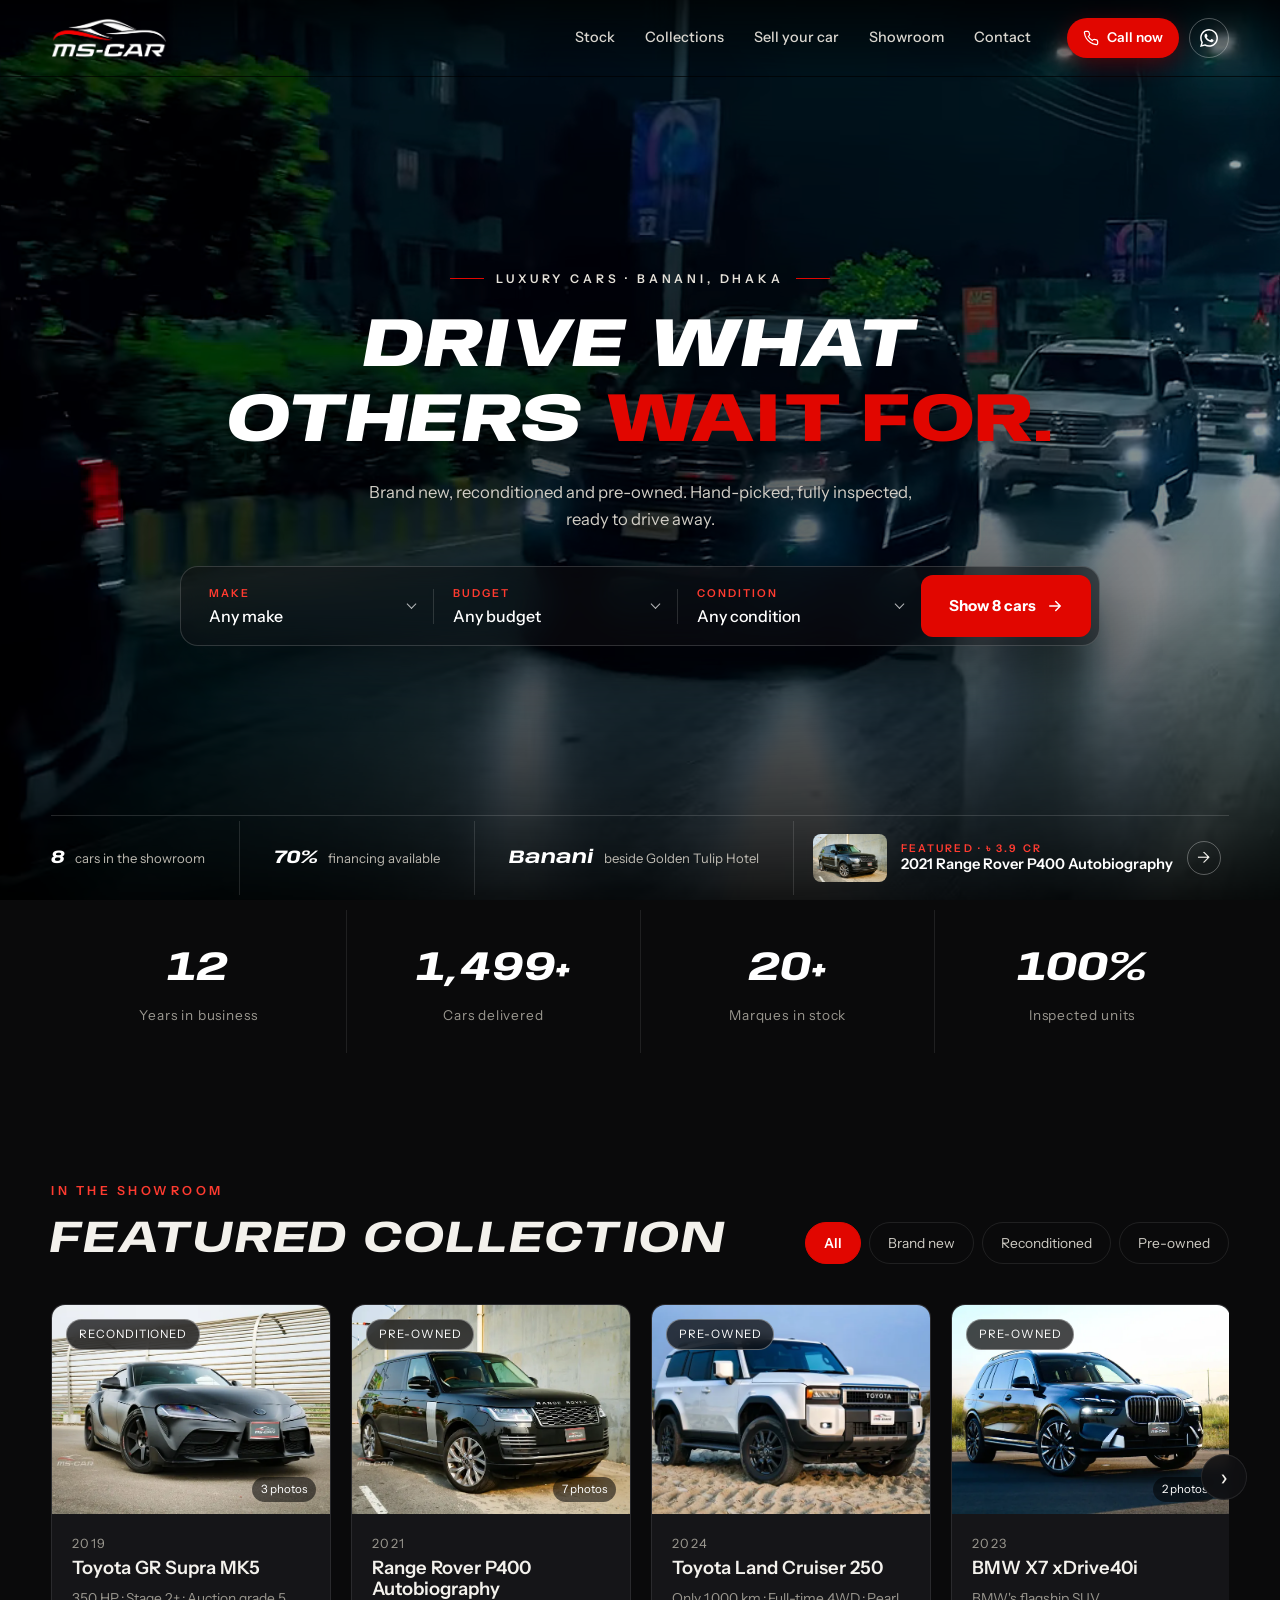
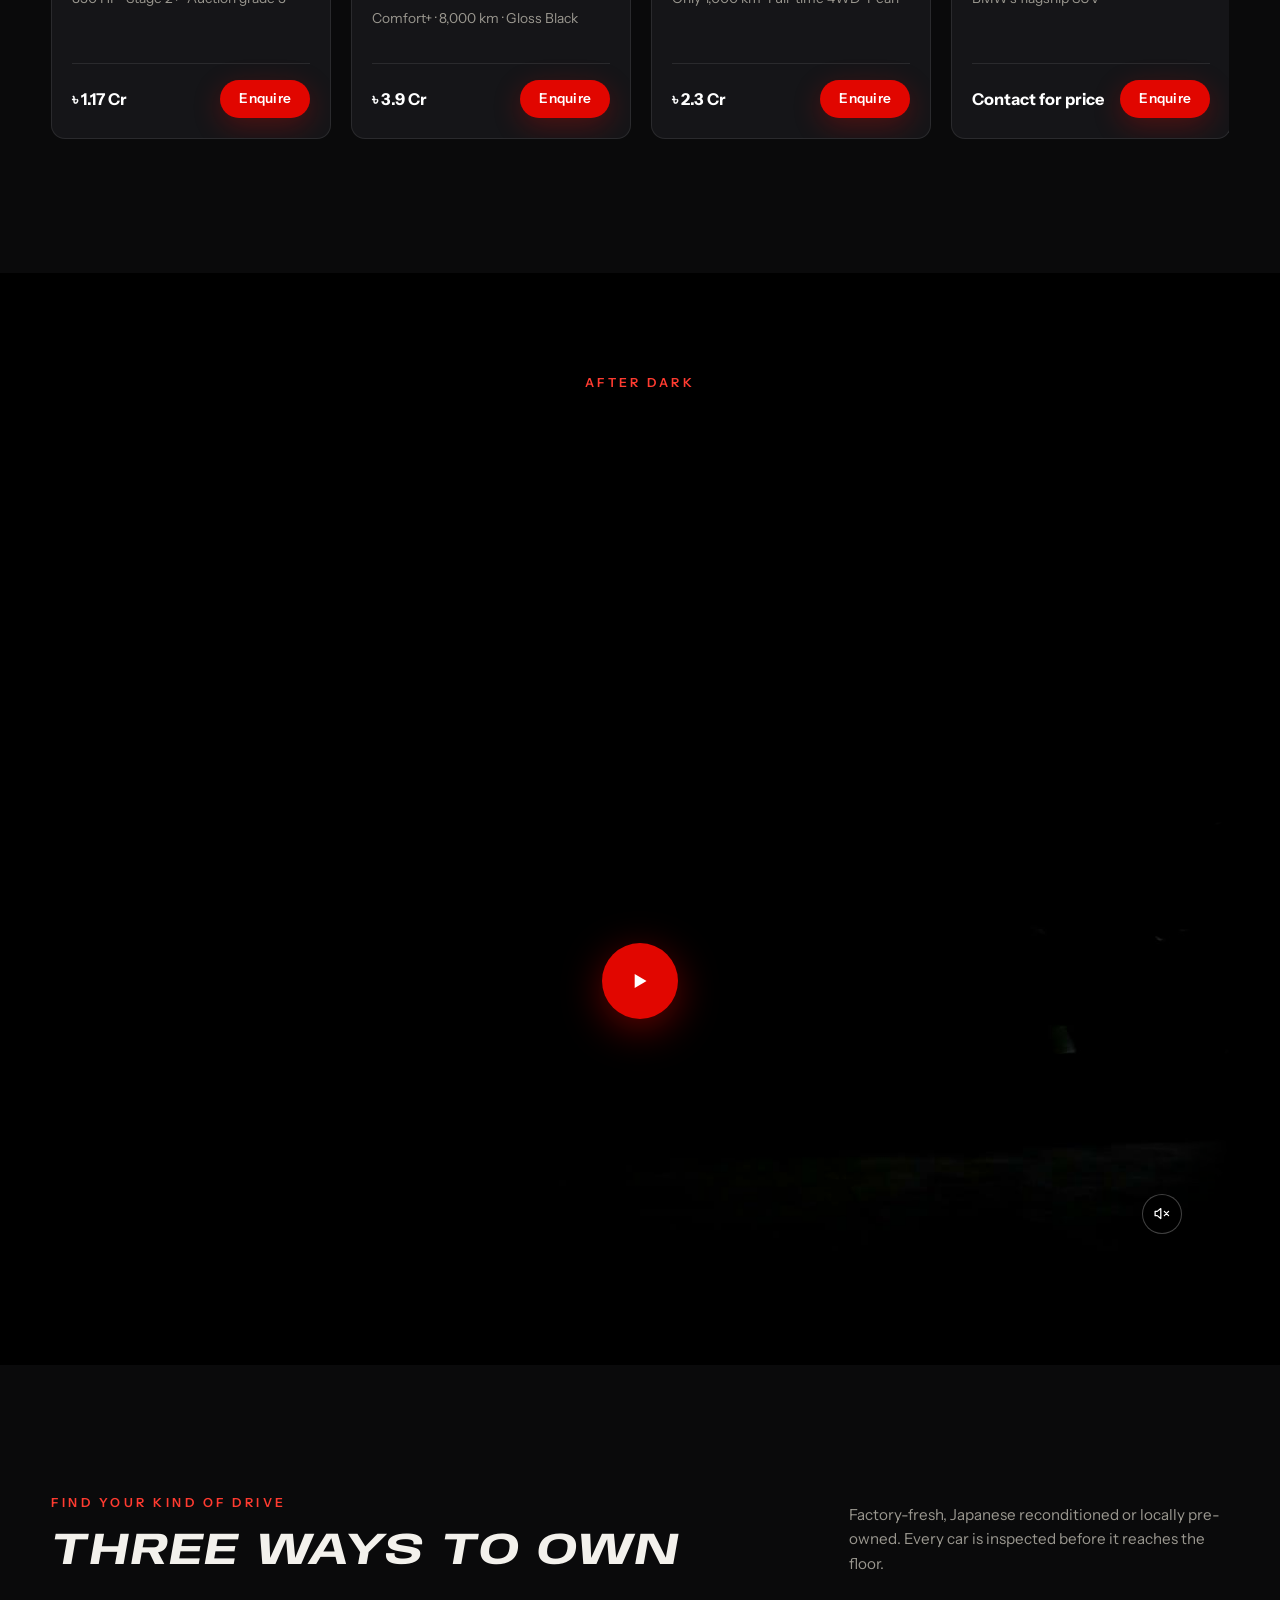
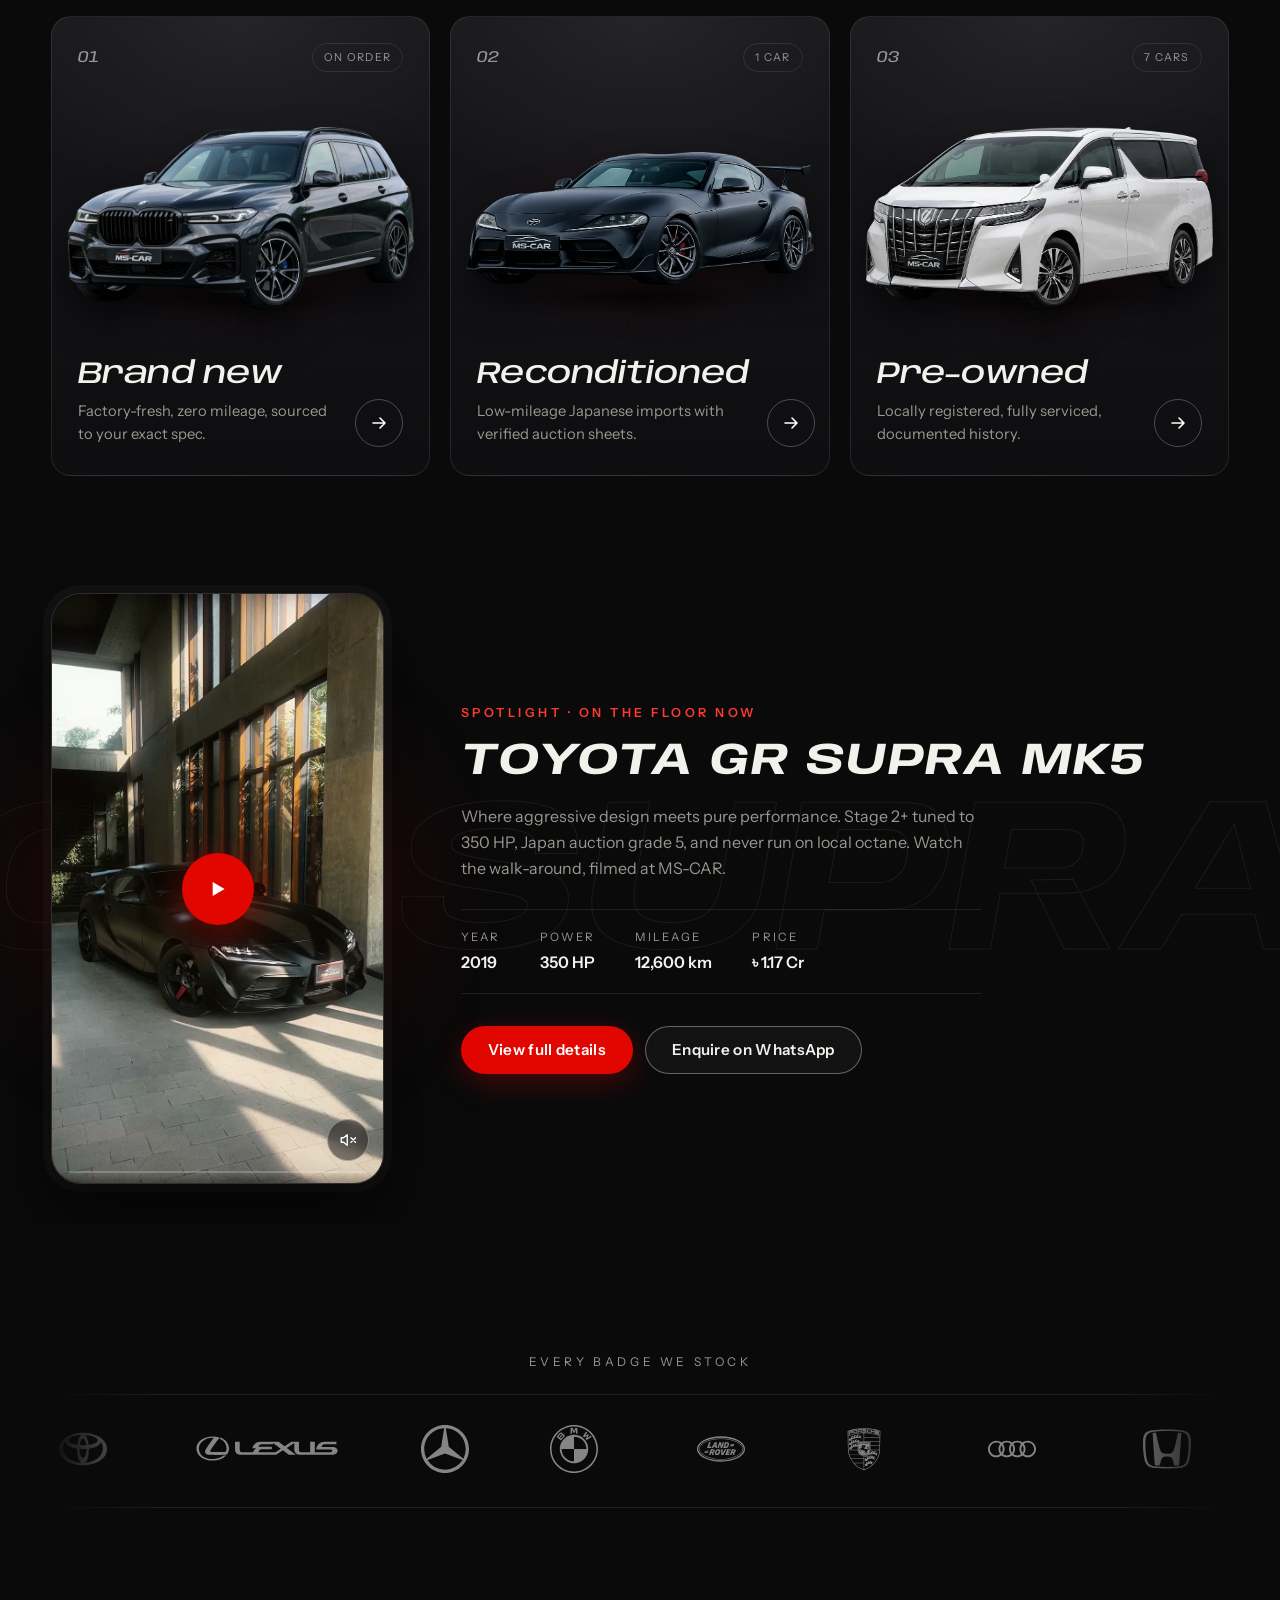
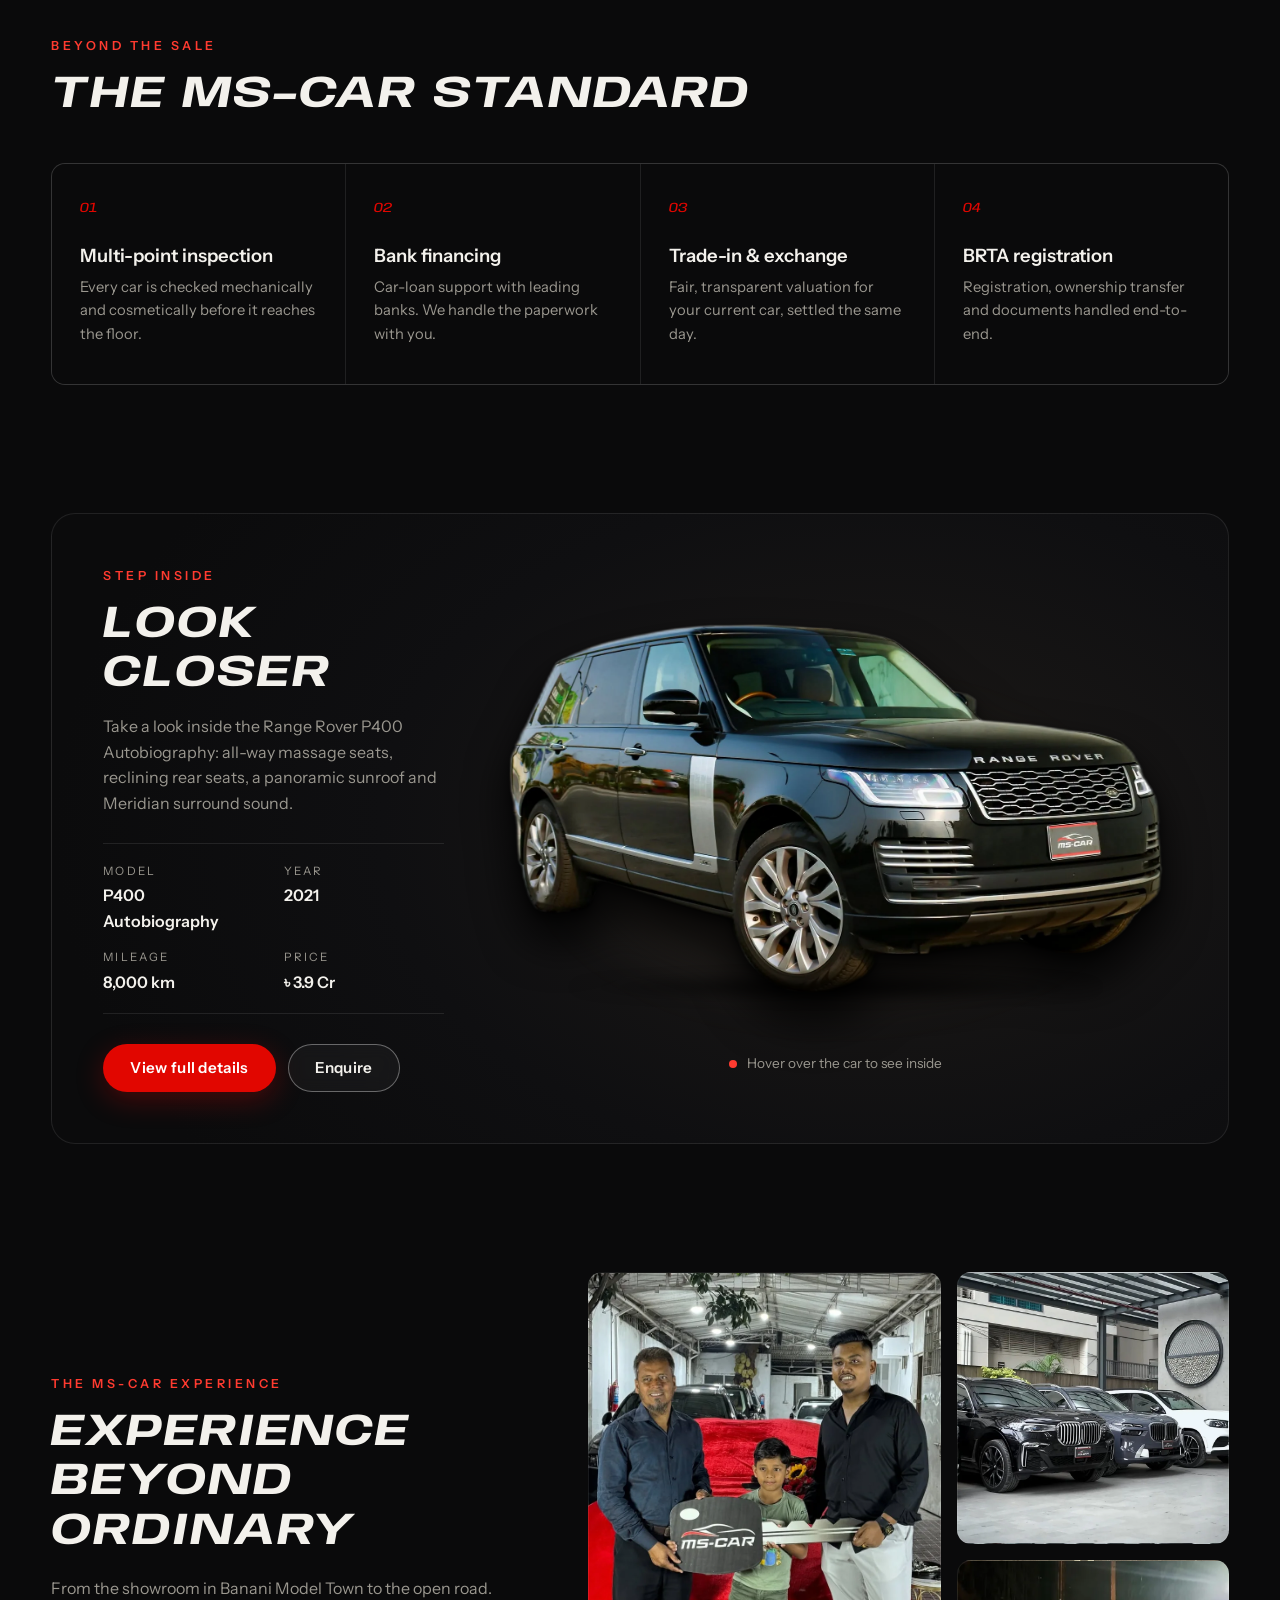
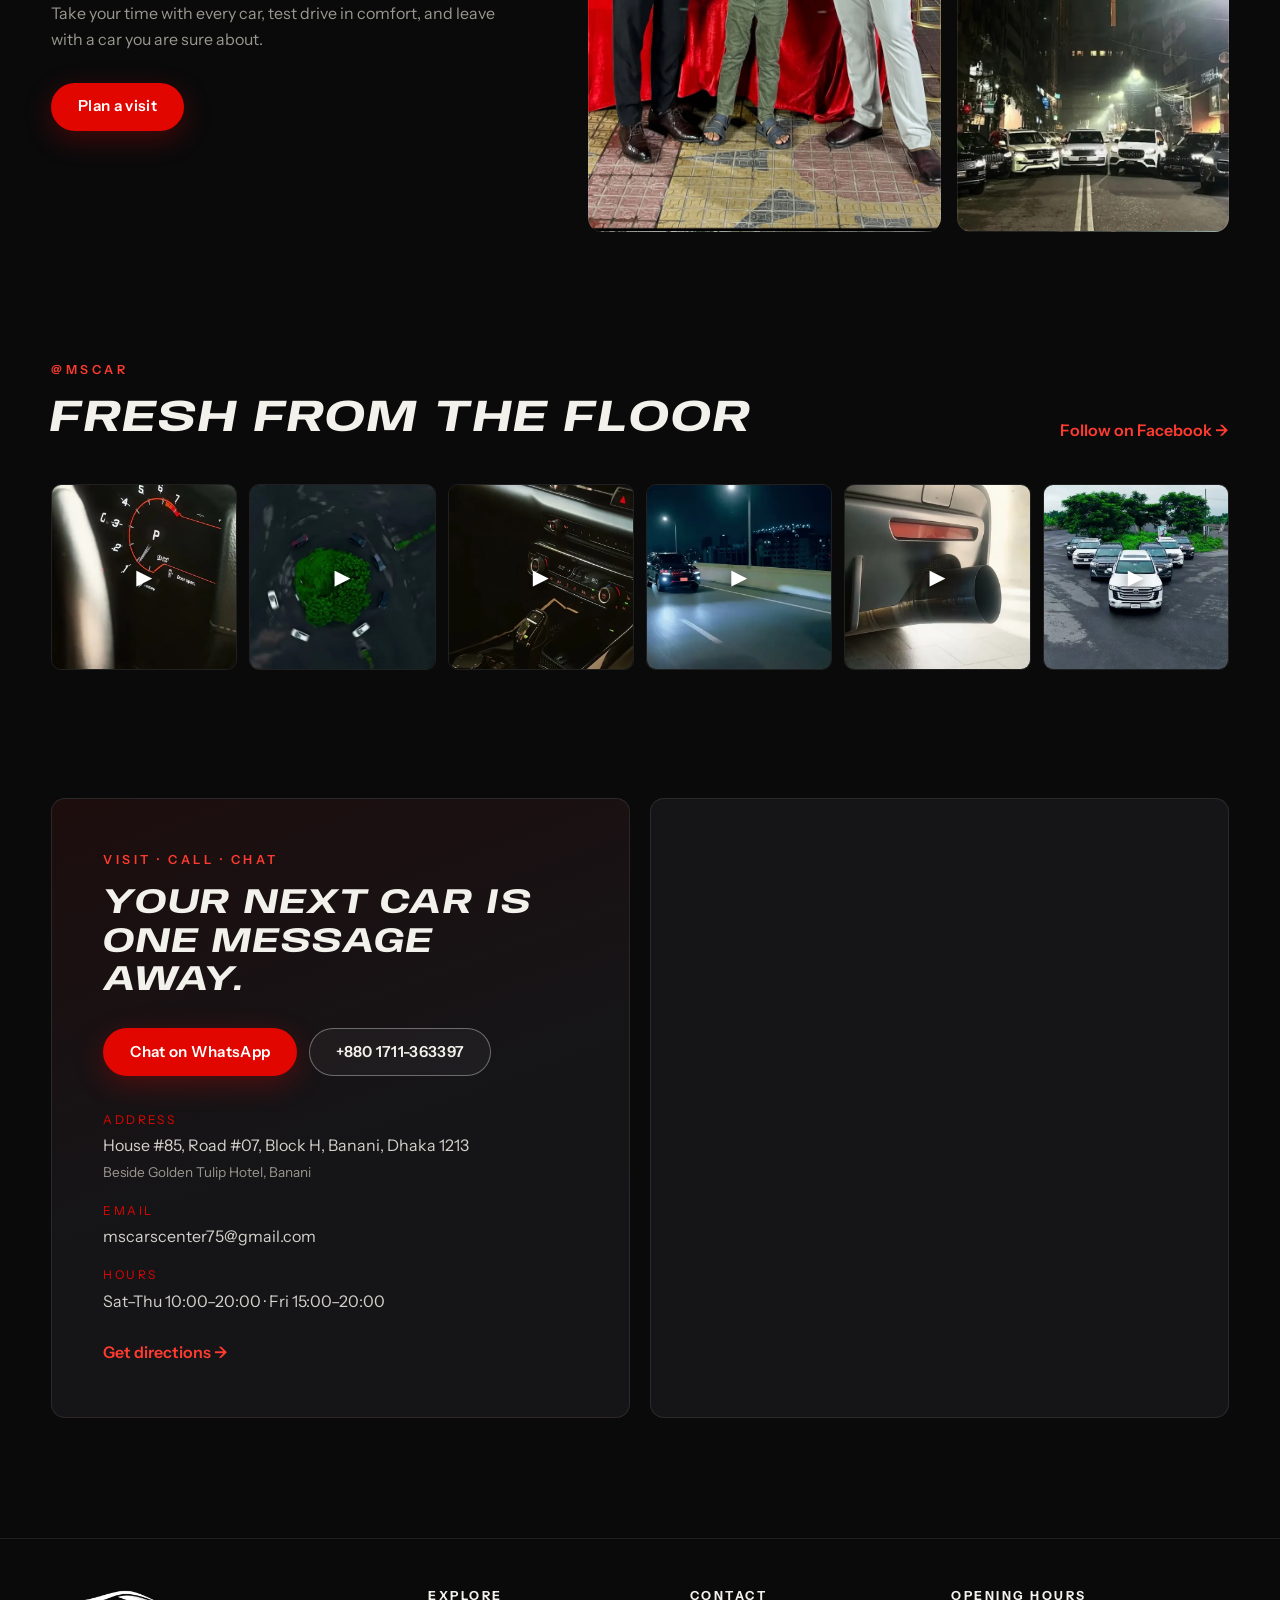
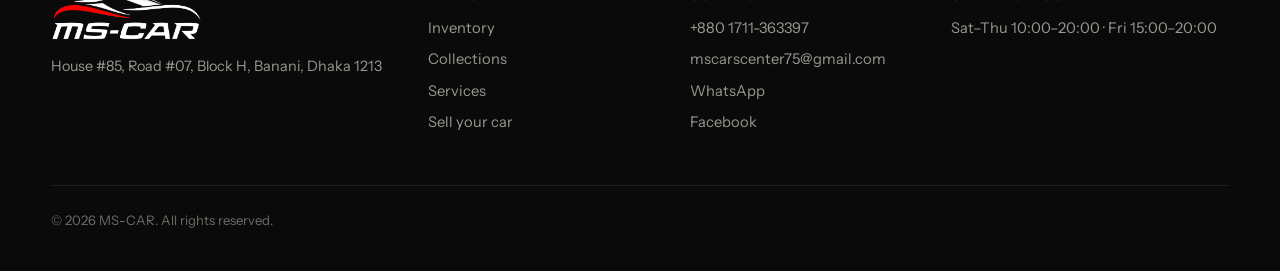
<file: index.html>
<!doctype html>
<html lang="en">
<head>
  <meta charset="utf-8">
  <meta name="viewport" content="width=device-width, initial-scale=1, viewport-fit=cover">
  <title>MS-CAR | Luxury Cars in Banani, Dhaka</title>
  <meta name="description" content="MS-CAR, Banani Model Town, Dhaka. Brand new, reconditioned and pre-owned luxury cars, hand-picked and fully inspected.">
  <meta name="theme-color" content="#0a0a0b">
  <link rel="icon" href="assets/img/favicon.svg" type="image/svg+xml">

  <!-- The poster shows instantly; it is the only hero asset fetched before first paint -->
  <link rel="preload" as="image" href="assets/video/hero-poster.jpg" media="(min-aspect-ratio: 100/105)" fetchpriority="high">
  <link rel="preload" as="image" href="assets/video/hero-poster-portrait.jpg" media="(max-aspect-ratio: 100/105)" fetchpriority="high">

  <link rel="preconnect" href="https://fonts.googleapis.com">
  <link rel="preconnect" href="https://fonts.gstatic.com" crossorigin>
  <link href="https://fonts.googleapis.com/css2?family=Anybody:ital,wdth,wght@1,100..150,400..900&family=Instrument+Sans:wght@400..700&display=swap" rel="stylesheet">
  <link rel="stylesheet" href="css/style.css">
</head>
<body>

<!-- ============ HEADER ============ -->
<header class="nav" id="nav">
  <a class="brand" href="#top" aria-label="MS-CAR home">
    <img src="assets/img/logo-white-sm.png" alt="MS-CAR" class="brand__logo" width="527" height="187">
  </a>
  <nav class="nav__links" aria-label="Main">
    <a href="#inventory">Stock</a>
    <a href="#categories">Collections</a>
    <a href="sell.html">Sell your car</a>
    <a href="#showroom">Showroom</a>
    <a href="#contact">Contact</a>
  </nav>
  <div class="nav__actions">
    <a class="nav__call" data-tel href="#" aria-label="Call MS-CAR"><svg viewBox="0 0 24 24" width="16" height="16" fill="none" stroke="currentColor" stroke-width="1.8" stroke-linecap="round" stroke-linejoin="round" aria-hidden="true"><path d="M22 16.9v3a2 2 0 0 1-2.2 2 19.8 19.8 0 0 1-8.6-3.1 19.5 19.5 0 0 1-6-6A19.8 19.8 0 0 1 2.1 4.2 2 2 0 0 1 4.1 2h3a2 2 0 0 1 2 1.7c.1.9.4 1.8.7 2.7a2 2 0 0 1-.5 2.1L8 9.8a16 16 0 0 0 6 6l1.3-1.3a2 2 0 0 1 2.1-.4c.9.3 1.8.6 2.7.7a2 2 0 0 1 1.7 2Z"/></svg><span>Call now</span></a>
    <a class="nav__wa" data-wa href="#" aria-label="Chat with us on WhatsApp"><svg viewBox="0 0 24 24" width="18" height="18" fill="currentColor" aria-hidden="true"><path d="M17.47 14.38c-.3-.15-1.76-.87-2.03-.97-.27-.1-.47-.15-.67.15-.2.3-.77.97-.94 1.16-.17.2-.35.22-.64.08-.3-.15-1.26-.47-2.39-1.48-.88-.79-1.48-1.76-1.65-2.06-.17-.3-.02-.46.13-.6.13-.14.3-.35.45-.52.15-.17.2-.3.3-.5.1-.2.05-.37-.03-.52-.07-.15-.67-1.61-.92-2.2-.24-.58-.49-.5-.67-.51h-.57c-.2 0-.52.07-.8.37-.27.3-1.04 1.02-1.04 2.48s1.07 2.88 1.21 3.07c.15.2 2.1 3.2 5.08 4.49.71.3 1.26.49 1.7.63.71.22 1.36.19 1.87.12.57-.09 1.76-.72 2-1.41.25-.7.25-1.29.18-1.41-.08-.13-.27-.2-.57-.35M12.05 21.8a9.87 9.87 0 0 1-5.03-1.38l-.36-.22-3.74.99 1-3.65-.24-.37a9.86 9.86 0 0 1-1.51-5.26c0-5.45 4.44-9.88 9.89-9.88a9.88 9.88 0 0 1 9.88 9.9c0 5.44-4.44 9.88-9.89 9.88m8.41-18.3A11.82 11.82 0 0 0 12.05 0C5.5 0 .16 5.34.16 11.9c0 2.09.55 4.14 1.59 5.94L.06 24l6.3-1.65a11.9 11.9 0 0 0 5.69 1.45h.01c6.55 0 11.89-5.34 11.89-11.9 0-3.17-1.24-6.16-3.48-8.4Z"/></svg></a>
    <button class="nav__burger" aria-label="Open menu" aria-expanded="false" aria-controls="drawer"><span></span><span></span><span></span></button>
  </div>
</header>

<div class="drawer" id="drawer" hidden>
  <a href="#inventory">Inventory</a>
  <a href="#categories">Collections</a>
  <a href="#services">Services</a>
  <a href="#showroom">Showroom</a>
  <a href="sell.html">Sell your car</a>
  <a href="#contact">Contact</a>
  <a class="btn btn--gold" data-wa href="#">Chat on WhatsApp</a>
</div>

<main id="top">

  <!-- ============ HERO (adaptive video + quick search) ============ -->
  <section class="hero" id="hero" data-video-base="assets/video/hero" data-tiers="720,480,portrait">
    <div class="hero__media">
      <div class="hero__poster"></div>
      <video class="hero__video" muted playsinline loop disablepictureinpicture preload="none" aria-hidden="true" tabindex="-1"></video>
      <div class="hero__shade"></div>
    </div>

    <div class="hero__content">
      <p class="hero__eyebrow">Luxury cars &middot; Banani, Dhaka</p>
      <h1 class="hero__title">Drive what others <em>wait for.</em></h1>
      <p class="hero__sub">Brand new, reconditioned and pre-owned. Hand-picked, fully inspected, ready to drive away.</p>

      <form class="hs" id="heroSearch" role="search" aria-label="Find a car">
        <label class="hs__field"><span>Make</span>
          <select name="make"><option value="">Any make</option></select></label>
        <label class="hs__field"><span>Budget</span>
          <select name="budget">
            <option value="">Any budget</option>
            <option value="u1">Under 1 Crore</option>
            <option value="1-2.5">1 &ndash; 2.5 Crore</option>
            <option value="o2.5">Above 2.5 Crore</option>
          </select></label>
        <label class="hs__field"><span>Condition</span>
          <select name="condition">
            <option value="">Any condition</option>
            <option>Brand new</option>
            <option>Reconditioned</option>
            <option>Pre-owned</option>
          </select></label>
        <button class="hs__go" type="submit"><span class="hs__count">Find my car</span>
          <svg viewBox="0 0 24 24" width="18" height="18" fill="none" stroke="currentColor" stroke-width="2" stroke-linecap="round" stroke-linejoin="round" aria-hidden="true"><path d="M5 12h14M13 6l6 6-6 6"/></svg></button>
      </form>
    </div>

    <div class="hero__strip">
      <div class="hstrip__item"><b data-stock-count>8</b><span>cars in the showroom</span></div>
      <div class="hstrip__item"><b>70%</b><span>financing available</span></div>
      <div class="hstrip__item hstrip__item--loc"><b>Banani</b><span>beside Golden Tulip Hotel</span></div>
      <a class="hstrip__feat" id="heroFeat" href="#inventory">
        <span class="hstrip__thumb"></span>
        <span class="hstrip__txt"><small>Featured</small><strong>See the collection</strong></span>
        <i aria-hidden="true">&rarr;</i>
      </a>
    </div>
  </section>

  <!-- ============ STATS ============ -->
  <section class="stats" id="stats" aria-label="At a glance">
    <!-- PLACEHOLDER figures: confirm with client -->
    <div class="stat reveal"><b data-count="12">0</b><span>Years in business</span></div>
    <div class="stat reveal"><b data-count="1500" data-suffix="+">0</b><span>Cars delivered</span></div>
    <div class="stat reveal"><b data-count="20" data-suffix="+">0</b><span>Marques in stock</span></div>
    <div class="stat reveal"><b data-count="100" data-suffix="%">0</b><span>Inspected units</span></div>
  </section>

  <!-- ============ INVENTORY ============ -->
  <section class="section" id="inventory">
    <div class="section__head">
      <div>
        <p class="eyebrow reveal">In the showroom</p>
        <h2 class="reveal">Featured collection</h2>
      </div>
      <div class="filters reveal" role="tablist" aria-label="Filter cars">
        <button class="chip is-active" data-filter="all" role="tab" aria-selected="true">All</button>
        <button class="chip" data-filter="Brand new" role="tab" aria-selected="false">Brand new</button>
        <button class="chip" data-filter="Reconditioned" role="tab" aria-selected="false">Reconditioned</button>
        <button class="chip" data-filter="Pre-owned" role="tab" aria-selected="false">Pre-owned</button>
      </div>
    </div>

    <p class="search-note" id="searchNote" hidden></p>
    <div class="rail">
      <button class="rail__btn rail__btn--prev" aria-label="Previous cars">‹</button>
      <div class="rail__track" id="cars" tabindex="0" aria-live="polite"></div>
      <button class="rail__btn rail__btn--next" aria-label="Next cars">›</button>
    </div>
  </section>

  <!-- ============ LIGHTS ON (headlights on, car drives off: looping video) ============ -->
  <section class="lights" id="lights" aria-labelledby="lightsTitle">
    <div class="lights__text">
      <p class="eyebrow">After dark</p>
      <h2 id="lightsTitle">Lights on.</h2>
      <p class="lights__lead">Every car at MS-CAR is ready to impress, day or night. Book a private evening viewing at our Banani showroom.</p>
      <div class="lights__ctas">
        <a class="btn btn--gold" data-wa-viewing href="#">Book a private viewing</a>
        <a class="btn btn--ghost" href="car.html?id=bmw-x7-xdrive40i-2023">View the X7</a>
      </div>
    </div>

    <div class="lights__stage" id="lightsStage">
      <video class="lights__video" muted loop playsinline preload="none" disablepictureinpicture
             poster="assets/video/night-poster.jpg" data-base="assets/video/night"
             aria-label="In a dark showroom a black BMW X7 switches on its headlights and drives away"></video>
      <button class="lights__play" type="button" aria-label="Play video"><svg viewBox="0 0 24 24" width="26" height="26" aria-hidden="true"><path d="M8 5.5v13l11-6.5-11-6.5Z" fill="currentColor"/></svg></button>
      <div class="lights__controls">
        <button class="lights__sound" type="button" aria-pressed="false" aria-label="Turn sound on"><svg class="i-off" viewBox="0 0 24 24" width="17" height="17" fill="none" stroke="currentColor" stroke-width="1.8" stroke-linecap="round" stroke-linejoin="round" aria-hidden="true"><path d="M11 5 6 9H3v6h3l5 4V5Z"/><path d="m22 9-6 6M16 9l6 6"/></svg><svg class="i-on" viewBox="0 0 24 24" width="17" height="17" fill="none" stroke="currentColor" stroke-width="1.8" stroke-linecap="round" stroke-linejoin="round" aria-hidden="true"><path d="M11 5 6 9H3v6h3l5 4V5Z"/><path d="M15.5 8.5a5 5 0 0 1 0 7M18.5 5.5a9 9 0 0 1 0 13"/></svg></button>
      </div>
    </div>
  </section>

  <!-- ============ CATEGORIES ============ -->
  <section class="section" id="categories">
    <div class="section__head">
      <div>
        <p class="eyebrow reveal">Find your kind of drive</p>
        <h2 class="reveal">Three ways to own</h2>
      </div>
      <p class="section__lead reveal">Factory-fresh, Japanese reconditioned or locally pre-owned. Every car is inspected before it reaches the floor.</p>
    </div>
    <div class="cats">
      <a class="cat reveal" href="#inventory" data-jump="Brand new">
        <div class="cat__top"><span class="cat__n">01</span><span class="cat__count" data-status-count="Brand new"></span></div>
        <div class="cat__stage">
          <span class="cat__glow" aria-hidden="true"></span>
          <img class="cat__car" src="assets/img/cutouts/bmw-x7-2023.webp" alt="" loading="lazy" decoding="async">
          <span class="cat__shadow" aria-hidden="true"></span>
        </div>
        <div class="cat__body">
          <div><h3>Brand new</h3><p>Factory-fresh, zero mileage, sourced to your exact spec.</p></div>
          <span class="cat__go" aria-hidden="true"><svg viewBox="0 0 16 16" width="16" height="16" fill="none" aria-hidden="true"><path d="M2 8h12M9 3l5 5-5 5" stroke="currentColor" stroke-width="1.6" stroke-linecap="round" stroke-linejoin="round"/></svg></span>
        </div>
      </a>
      <a class="cat reveal" href="#inventory" data-jump="Reconditioned">
        <div class="cat__top"><span class="cat__n">02</span><span class="cat__count" data-status-count="Reconditioned"></span></div>
        <div class="cat__stage">
          <span class="cat__glow" aria-hidden="true"></span>
          <img class="cat__car" src="assets/img/cutouts/toyota-supra-2019.webp" alt="" loading="lazy" decoding="async">
          <span class="cat__shadow" aria-hidden="true"></span>
        </div>
        <div class="cat__body">
          <div><h3>Reconditioned</h3><p>Low-mileage Japanese imports with verified auction sheets.</p></div>
          <span class="cat__go" aria-hidden="true"><svg viewBox="0 0 16 16" width="16" height="16" fill="none" aria-hidden="true"><path d="M2 8h12M9 3l5 5-5 5" stroke="currentColor" stroke-width="1.6" stroke-linecap="round" stroke-linejoin="round"/></svg></span>
        </div>
      </a>
      <a class="cat reveal" href="#inventory" data-jump="Pre-owned">
        <div class="cat__top"><span class="cat__n">03</span><span class="cat__count" data-status-count="Pre-owned"></span></div>
        <div class="cat__stage">
          <span class="cat__glow" aria-hidden="true"></span>
          <img class="cat__car" src="assets/img/cutouts/toyota-alphard-2020.webp" alt="" loading="lazy" decoding="async">
          <span class="cat__shadow" aria-hidden="true"></span>
        </div>
        <div class="cat__body">
          <div><h3>Pre-owned</h3><p>Locally registered, fully serviced, documented history.</p></div>
          <span class="cat__go" aria-hidden="true"><svg viewBox="0 0 16 16" width="16" height="16" fill="none" aria-hidden="true"><path d="M2 8h12M9 3l5 5-5 5" stroke="currentColor" stroke-width="1.6" stroke-linecap="round" stroke-linejoin="round"/></svg></span>
        </div>
      </a>
    </div>
  </section>

  <!-- ============ SPOTLIGHT (reel) ============ -->
  <section class="spot" id="spotlight">
    <span class="spot__bgword" aria-hidden="true">GR SUPRA</span>
    <div class="spot__wrap">
      <div class="spot__media reveal">
        <span class="spot__glow" aria-hidden="true"></span>
        <div class="spot__frame" id="spotFrame">
          <img class="spot__poster" src="assets/video/supra-reel-poster.jpg" alt="Toyota GR Supra MK5 at MS-CAR" width="720" height="1280" loading="lazy" decoding="async">
          <video class="spot__video" muted playsinline loop preload="none" disablepictureinpicture data-base="assets/video/supra-reel" aria-label="Walk-around video of the Toyota GR Supra MK5"></video>
          <button class="spot__tap" type="button" aria-label="Play video"><svg viewBox="0 0 24 24" width="26" height="26" aria-hidden="true"><path d="M8 5.5v13l11-6.5-11-6.5Z" fill="currentColor"/></svg></button>
          <button class="spot__sound" type="button" aria-pressed="false" aria-label="Turn sound on"><svg class="i-off" viewBox="0 0 24 24" width="18" height="18" fill="none" stroke="currentColor" stroke-width="1.8" stroke-linecap="round" stroke-linejoin="round" aria-hidden="true"><path d="M11 5 6 9H3v6h3l5 4V5Z"/><path d="m22 9-6 6M16 9l6 6"/></svg><svg class="i-on" viewBox="0 0 24 24" width="18" height="18" fill="none" stroke="currentColor" stroke-width="1.8" stroke-linecap="round" stroke-linejoin="round" aria-hidden="true"><path d="M11 5 6 9H3v6h3l5 4V5Z"/><path d="M15.5 8.5a5 5 0 0 1 0 7M18.5 5.5a9 9 0 0 1 0 13"/></svg></button>
          <div class="spot__progress" aria-hidden="true"><span></span></div>
        </div>
      </div>
      <div class="spot__text">
        <p class="eyebrow reveal">Spotlight · On the floor now</p>
        <h2 class="reveal">Toyota GR Supra MK5</h2>
        <p class="spot__lead reveal">Where aggressive design meets pure performance. Stage 2+ tuned to 350 HP, Japan auction grade 5, and never run on local octane. Watch the walk-around, filmed at MS-CAR.</p>
        <dl class="spot__facts reveal">
          <div><dt>Year</dt><dd>2019</dd></div>
          <div><dt>Power</dt><dd>350 HP</dd></div>
          <div><dt>Mileage</dt><dd>12,600 km</dd></div>
          <div><dt>Price</dt><dd>৳ 1.17 Cr</dd></div>
        </dl>
        <div class="spot__ctas reveal">
          <a class="btn btn--gold" href="car.html?id=toyota-gr-supra-mk5-2019">View full details</a>
          <a class="btn btn--ghost" data-wa-car="2019 Toyota GR Supra MK5" href="#">Enquire on WhatsApp</a>
        </div>
      </div>
    </div>
  </section>

  <!-- ============ BRANDS MARQUEE ============ -->
  <section class="brands" aria-labelledby="brandsTitle">
    <p class="brands__title" id="brandsTitle">Every badge we stock</p>
    <div class="marquee" aria-label="Brand logos">
      <div class="marquee__track" id="brands"></div>
    </div>
  </section>

  <!-- ============ SERVICES ============ -->
  <section class="section" id="services">
    <p class="eyebrow reveal">Beyond the sale</p>
    <h2 class="reveal">The MS-CAR standard</h2>
    <div class="services">
      <article class="svc reveal"><span class="svc__n">01</span><h3>Multi-point inspection</h3><p>Every car is checked mechanically and cosmetically before it reaches the floor.</p></article>
      <article class="svc reveal"><span class="svc__n">02</span><h3>Bank financing</h3><p>Car-loan support with leading banks. We handle the paperwork with you.</p></article>
      <article class="svc reveal"><span class="svc__n">03</span><h3>Trade-in &amp; exchange</h3><p>Fair, transparent valuation for your current car, settled the same day.</p></article>
      <article class="svc reveal"><span class="svc__n">04</span><h3>BRTA registration</h3><p>Registration, ownership transfer and documents handled end-to-end.</p></article>
    </div>
  </section>

  <!-- ============ STEP INSIDE (interior reveal) ============ -->
  <section class="inside" id="inside">
    <div class="inside__wrap">
      <div class="inside__text">
        <p class="eyebrow reveal">Step inside</p>
        <h2 class="reveal">Look closer</h2>
        <p class="inside__lead reveal">Take a look inside the Range Rover P400 Autobiography: all-way massage seats, reclining rear seats, a panoramic sunroof and Meridian surround sound.</p>
        <dl class="inside__specs reveal">
          <div><dt>Model</dt><dd>P400 Autobiography</dd></div>
          <div><dt>Year</dt><dd>2021</dd></div>
          <div><dt>Mileage</dt><dd>8,000 km</dd></div>
          <div><dt>Price</dt><dd>৳ 3.9 Cr</dd></div>
        </dl>
        <div class="inside__ctas reveal">
          <a class="btn btn--gold" href="car.html?id=range-rover-p400-autobiography-2021">View full details</a>
          <a class="btn btn--ghost" data-wa-car="2021 Range Rover P400 Autobiography" href="#">Enquire</a>
        </div>
      </div>

      <div class="inside__stage" id="insideStage">
        <span class="inside__glow" aria-hidden="true"></span>
        <div class="inside__car" id="insideCar">
          <img class="inside__ext" src="assets/img/inside/rr-exterior.webp" alt="2021 Range Rover P400 Autobiography in Gloss Black" width="1600" height="903" loading="lazy" decoding="async">
          <div class="inside__int" aria-hidden="true">
            <img class="is-on" data-zone="Rear lounge" data-fx=".5" data-fy=".45" data-src="assets/img/cars/web/range-rover-2021-in-2-1600.webp" width="2048" height="1365" alt="" decoding="async">
            <img class="" data-zone="Front cabin" data-fx=".58" data-fy=".42" data-src="assets/img/cars/web/range-rover-2021-in-1-1600.webp" width="2048" height="1365" alt="" decoding="async">
            <img class="" data-zone="Door trim" data-fx=".52" data-fy=".42" data-src="assets/img/cars/web/range-rover-2021-in-3-1600.webp" width="2048" height="1365" alt="" decoding="async">
            <img class="" data-zone="Driver display" data-fx=".5" data-fy=".64" data-src="assets/img/cars/web/range-rover-2021-in-5-1600.webp" width="2048" height="1365" alt="" decoding="async">
            <img class="" data-zone="Centre console" data-fx=".42" data-fy=".55" data-src="assets/img/cars/web/range-rover-2021-in-4-1600.webp" width="2048" height="1365" alt="" decoding="async">
          </div>
          <span class="inside__shadow" aria-hidden="true"></span>
        </div>
        <span class="inside__lens" aria-hidden="true"><span class="inside__label"></span></span>
        <p class="inside__hint"><span class="inside__dot" aria-hidden="true"></span><span class="hint-hover">Hover over the car to see inside</span><span class="hint-touch">Touch and drag over the car to see inside</span></p>
      </div>
    </div>
  </section>

  <!-- ============ SHOWROOM ============ -->
  <section class="showroom" id="showroom">
    <div class="showroom__text">
      <p class="eyebrow reveal">The MS-CAR experience</p>
      <h2 class="reveal">Experience beyond ordinary</h2>
      <p class="reveal">From the showroom in Banani Model Town to the open road. Take your time with every car, test drive in comfort, and leave with a car you are sure about.</p>
      <a class="btn btn--gold reveal" href="#contact">Plan a visit</a>
    </div>
    <div class="showroom__grid">
      <div class="ph reveal" data-img="assets/img/experience-1.webp" role="img" aria-label="An MS-CAR customer receiving the keys to their new car"></div>
      <div class="ph reveal" data-img="assets/img/experience-2.webp" role="img" aria-label="BMW X7s, a Mercedes GLS and a Range Rover in the MS-CAR showroom"></div>
      <div class="ph reveal" data-img="assets/img/experience-3.webp" role="img" aria-label="MS-CAR line-up on a Banani street at night"></div>
    </div>
  </section>

  <!-- ============ SOCIAL ============ -->
  <section class="section" id="social">
    <div class="section__head">
      <div>
        <p class="eyebrow reveal">@mscar</p>
        <h2 class="reveal">Fresh from the floor</h2>
      </div>
      <a class="link reveal" data-fb href="#" target="_blank" rel="noopener">Follow on Facebook →</a>
    </div>
    <div class="social" id="socialGrid"></div>
  </section>

  <!-- ============ CONTACT ============ -->
  <section class="contact" id="contact">
    <div class="contact__card reveal">
      <p class="eyebrow">Visit · Call · Chat</p>
      <h2>Your next car is one message away.</h2>
      <div class="contact__ctas">
        <a class="btn btn--gold" data-wa href="#">Chat on WhatsApp</a>
        <a class="btn btn--ghost" data-tel href="#"></a>
      </div>
      <dl class="contact__meta">
        <div><dt>Address</dt><dd><span data-address></span><br><small data-address-note></small></dd></div>
        <div><dt>Email</dt><dd><a data-email href="#"></a></dd></div>
        <div><dt>Hours</dt><dd data-hours></dd></div>
      </dl>
      <a class="link" data-map href="#" target="_blank" rel="noopener">Get directions →</a>
    </div>
    <div class="contact__map reveal">
      <iframe title="MS-CAR location" loading="lazy" referrerpolicy="no-referrer-when-downgrade" data-map-embed></iframe>
    </div>
  </section>
</main>

<footer class="footer">
  <div class="footer__brand">
    <img src="assets/img/logo-white-sm.png" alt="MS-CAR" width="527" height="187">
    <p data-address></p>
  </div>
  <nav class="footer__col" aria-label="Explore">
    <h4>Explore</h4>
    <a href="#inventory">Inventory</a><a href="#categories">Collections</a><a href="#services">Services</a><a href="sell.html">Sell your car</a>
  </nav>
  <div class="footer__col">
    <h4>Contact</h4>
    <a data-tel href="#"></a><a data-email href="#"></a><a data-wa href="#">WhatsApp</a><a data-fb href="#" target="_blank" rel="noopener">Facebook</a>
  </div>
  <div class="footer__col">
    <h4>Opening hours</h4>
    <p data-hours></p>
  </div>
  <p class="footer__copy">© <span data-year></span> MS-CAR. All rights reserved.</p>
</footer>

<a class="wa-float" data-wa href="#" aria-label="Chat on WhatsApp">
  <svg viewBox="0 0 32 32" width="28" height="28" aria-hidden="true"><path fill="currentColor" d="M16 3a13 13 0 0 0-11.2 19.6L3 29l6.6-1.7A13 13 0 1 0 16 3Zm0 23.7c-2 0-4-.5-5.7-1.6l-.4-.2-3.9 1 1-3.8-.3-.4A10.7 10.7 0 1 1 16 26.7Zm5.9-8c-.3-.2-1.9-1-2.2-1-.3-.2-.5-.2-.7.1l-1 1.3c-.2.2-.4.2-.7 0a8.8 8.8 0 0 1-4.4-3.8c-.3-.6.3-.5 1-1.7.1-.2 0-.4 0-.6l-1-2.4c-.3-.6-.5-.5-.7-.5h-.6c-.2 0-.6 0-.9.4-.3.3-1.1 1.1-1.1 2.7s1.2 3.1 1.3 3.3c.2.2 2.3 3.5 5.5 4.9 2 .9 2.8 1 3.8.8.6-.1 1.9-.8 2.2-1.5.2-.7.2-1.4.2-1.5-.1-.2-.3-.3-.7-.4Z"/></svg>
</a>

<script src="js/data.js"></script>
<script src="js/common.js"></script>
<script src="js/home.js"></script>
</body>
</html>
</file>
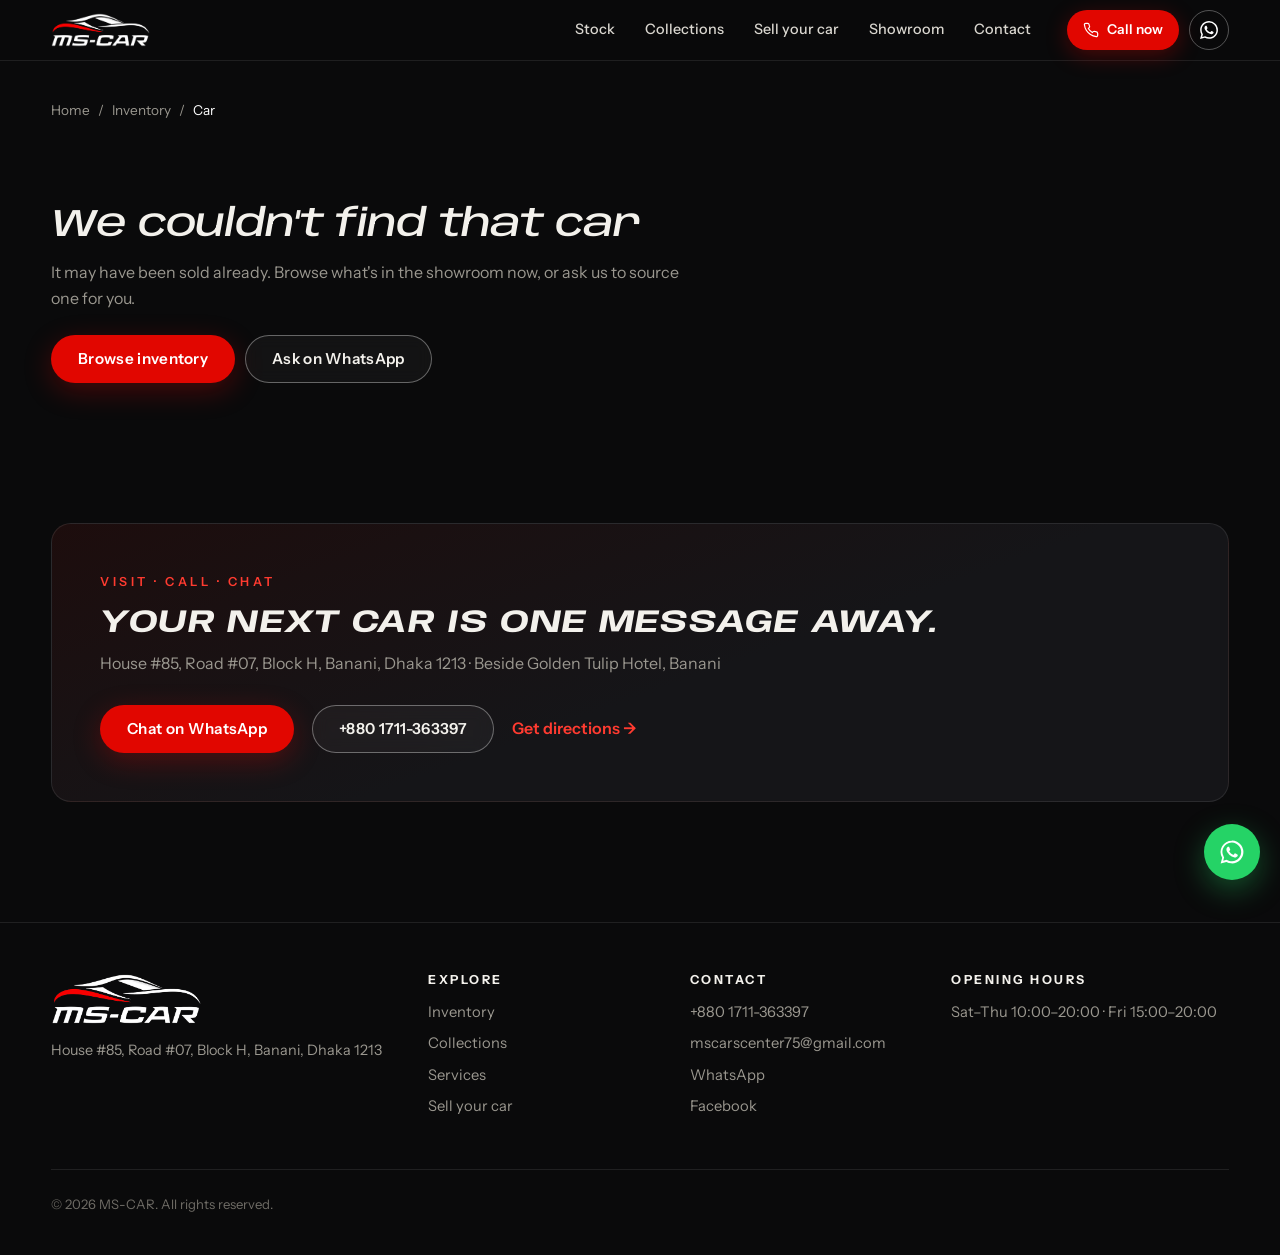
<file: car.html>
<!doctype html>
<html lang="en">
<head>
  <meta charset="utf-8">
  <meta name="viewport" content="width=device-width, initial-scale=1, viewport-fit=cover">
  <title>Car details | MS-CAR</title>
  <meta name="description" content="Car details at MS-CAR, Banani, Dhaka.">
  <meta name="theme-color" content="#0a0a0b">
  <link rel="icon" href="assets/img/favicon.svg" type="image/svg+xml">
  <link rel="preconnect" href="https://fonts.googleapis.com">
  <link rel="preconnect" href="https://fonts.gstatic.com" crossorigin>
  <link href="https://fonts.googleapis.com/css2?family=Anybody:ital,wdth,wght@1,100..150,400..900&family=Instrument+Sans:wght@400..700&display=swap" rel="stylesheet">
  <link rel="stylesheet" href="css/style.css">
</head>
<body class="page-solid">

<header class="nav" id="nav">
  <a class="brand" href="./" aria-label="MS-CAR home">
    <img src="assets/img/logo-white-sm.png" alt="MS-CAR" class="brand__logo" width="527" height="187">
  </a>
  <nav class="nav__links" aria-label="Main">
    <a href="./#inventory">Stock</a>
    <a href="./#categories">Collections</a>
    <a href="sell.html">Sell your car</a>
    <a href="./#showroom">Showroom</a>
    <a href="./#contact">Contact</a>
  </nav>
  <div class="nav__actions">
    <a class="nav__call" data-tel href="#" aria-label="Call MS-CAR"><svg viewBox="0 0 24 24" width="16" height="16" fill="none" stroke="currentColor" stroke-width="1.8" stroke-linecap="round" stroke-linejoin="round" aria-hidden="true"><path d="M22 16.9v3a2 2 0 0 1-2.2 2 19.8 19.8 0 0 1-8.6-3.1 19.5 19.5 0 0 1-6-6A19.8 19.8 0 0 1 2.1 4.2 2 2 0 0 1 4.1 2h3a2 2 0 0 1 2 1.7c.1.9.4 1.8.7 2.7a2 2 0 0 1-.5 2.1L8 9.8a16 16 0 0 0 6 6l1.3-1.3a2 2 0 0 1 2.1-.4c.9.3 1.8.6 2.7.7a2 2 0 0 1 1.7 2Z"/></svg><span>Call now</span></a>
    <a class="nav__wa" data-wa href="#" aria-label="Chat with us on WhatsApp"><svg viewBox="0 0 24 24" width="18" height="18" fill="currentColor" aria-hidden="true"><path d="M17.47 14.38c-.3-.15-1.76-.87-2.03-.97-.27-.1-.47-.15-.67.15-.2.3-.77.97-.94 1.16-.17.2-.35.22-.64.08-.3-.15-1.26-.47-2.39-1.48-.88-.79-1.48-1.76-1.65-2.06-.17-.3-.02-.46.13-.6.13-.14.3-.35.45-.52.15-.17.2-.3.3-.5.1-.2.05-.37-.03-.52-.07-.15-.67-1.61-.92-2.2-.24-.58-.49-.5-.67-.51h-.57c-.2 0-.52.07-.8.37-.27.3-1.04 1.02-1.04 2.48s1.07 2.88 1.21 3.07c.15.2 2.1 3.2 5.08 4.49.71.3 1.26.49 1.7.63.71.22 1.36.19 1.87.12.57-.09 1.76-.72 2-1.41.25-.7.25-1.29.18-1.41-.08-.13-.27-.2-.57-.35M12.05 21.8a9.87 9.87 0 0 1-5.03-1.38l-.36-.22-3.74.99 1-3.65-.24-.37a9.86 9.86 0 0 1-1.51-5.26c0-5.45 4.44-9.88 9.89-9.88a9.88 9.88 0 0 1 9.88 9.9c0 5.44-4.44 9.88-9.89 9.88m8.41-18.3A11.82 11.82 0 0 0 12.05 0C5.5 0 .16 5.34.16 11.9c0 2.09.55 4.14 1.59 5.94L.06 24l6.3-1.65a11.9 11.9 0 0 0 5.69 1.45h.01c6.55 0 11.89-5.34 11.89-11.9 0-3.17-1.24-6.16-3.48-8.4Z"/></svg></a>
    <button class="nav__burger" aria-label="Open menu" aria-expanded="false" aria-controls="drawer"><span></span><span></span><span></span></button>
  </div>
</header>

<div class="drawer" id="drawer" hidden>
  <a href="./">Home</a>
  <a href="./#inventory">Inventory</a>
  <a href="./#categories">Collections</a>
  <a href="sell.html">Sell your car</a>
  <a href="./#contact">Contact</a>
  <a class="btn btn--gold" data-wa href="#">Chat on WhatsApp</a>
</div>

<main class="pd" id="top">
  <nav class="crumbs" aria-label="Breadcrumb">
    <a href="./">Home</a><span aria-hidden="true">/</span><a href="./#inventory">Inventory</a><span aria-hidden="true">/</span><span id="crumbName" aria-current="page">Car</span>
  </nav>
  <div id="car"></div>
</main>

<section class="band">
  <div class="band__inner reveal">
    <div>
      <p class="eyebrow">Visit · Call · Chat</p>
      <h2>Your next car is one message away.</h2>
      <p class="band__addr"><span data-address></span> · <span data-address-note></span></p>
    </div>
    <div class="band__ctas">
      <a class="btn btn--gold" data-wa href="#">Chat on WhatsApp</a>
      <a class="btn btn--ghost" data-tel href="#"></a>
      <a class="link" data-map href="#" target="_blank" rel="noopener">Get directions →</a>
    </div>
  </div>
</section>

<footer class="footer">
  <div class="footer__brand">
    <img src="assets/img/logo-white-sm.png" alt="MS-CAR" width="527" height="187">
    <p data-address></p>
  </div>
  <nav class="footer__col" aria-label="Explore">
    <h4>Explore</h4>
    <a href="./#inventory">Inventory</a><a href="./#categories">Collections</a><a href="./#services">Services</a><a href="sell.html">Sell your car</a>
  </nav>
  <div class="footer__col">
    <h4>Contact</h4>
    <a data-tel href="#"></a><a data-email href="#"></a><a data-wa href="#">WhatsApp</a><a data-fb href="#" target="_blank" rel="noopener">Facebook</a>
  </div>
  <div class="footer__col">
    <h4>Opening hours</h4>
    <p data-hours></p>
  </div>
  <p class="footer__copy">© <span data-year></span> MS-CAR. All rights reserved.</p>
</footer>

<a class="wa-float" data-wa href="#" aria-label="Chat on WhatsApp">
  <svg viewBox="0 0 32 32" width="28" height="28" aria-hidden="true"><path fill="currentColor" d="M16 3a13 13 0 0 0-11.2 19.6L3 29l6.6-1.7A13 13 0 1 0 16 3Zm0 23.7c-2 0-4-.5-5.7-1.6l-.4-.2-3.9 1 1-3.8-.3-.4A10.7 10.7 0 1 1 16 26.7Zm5.9-8c-.3-.2-1.9-1-2.2-1-.3-.2-.5-.2-.7.1l-1 1.3c-.2.2-.4.2-.7 0a8.8 8.8 0 0 1-4.4-3.8c-.3-.6.3-.5 1-1.7.1-.2 0-.4 0-.6l-1-2.4c-.3-.6-.5-.5-.7-.5h-.6c-.2 0-.6 0-.9.4-.3.3-1.1 1.1-1.1 2.7s1.2 3.1 1.3 3.3c.2.2 2.3 3.5 5.5 4.9 2 .9 2.8 1 3.8.8.6-.1 1.9-.8 2.2-1.5.2-.7.2-1.4.2-1.5-.1-.2-.3-.3-.7-.4Z"/></svg>
</a>

<dialog class="lightbox" id="lightbox" aria-label="Photo viewer">
  <button class="lightbox__close" type="button" aria-label="Close">×</button>
  <button class="lightbox__nav lightbox__nav--prev" type="button" aria-label="Previous photo">‹</button>
  <div class="lightbox__img"></div>
  <button class="lightbox__nav lightbox__nav--next" type="button" aria-label="Next photo">›</button>
  <p class="lightbox__count"></p>
</dialog>

<script src="js/data.js"></script>
<script src="js/common.js"></script>
<script src="js/car.js"></script>
</body>
</html>
</file>
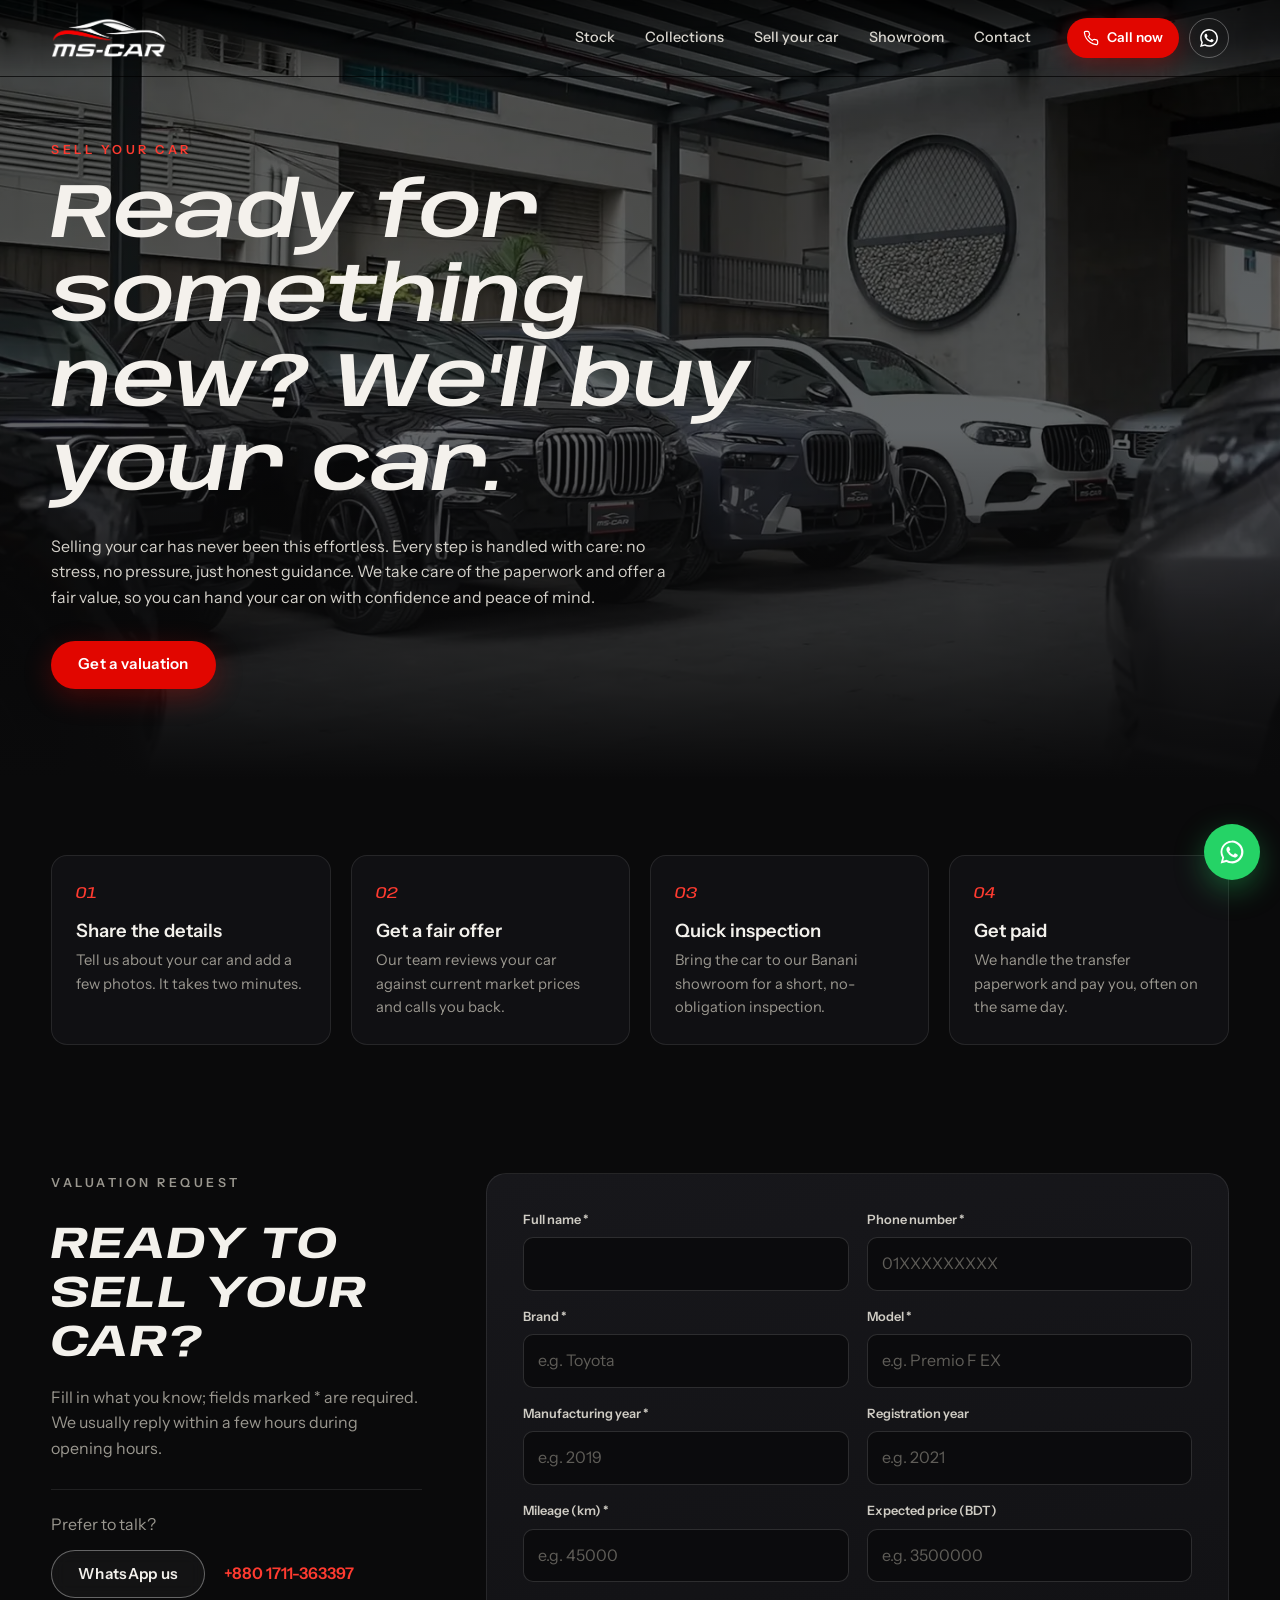
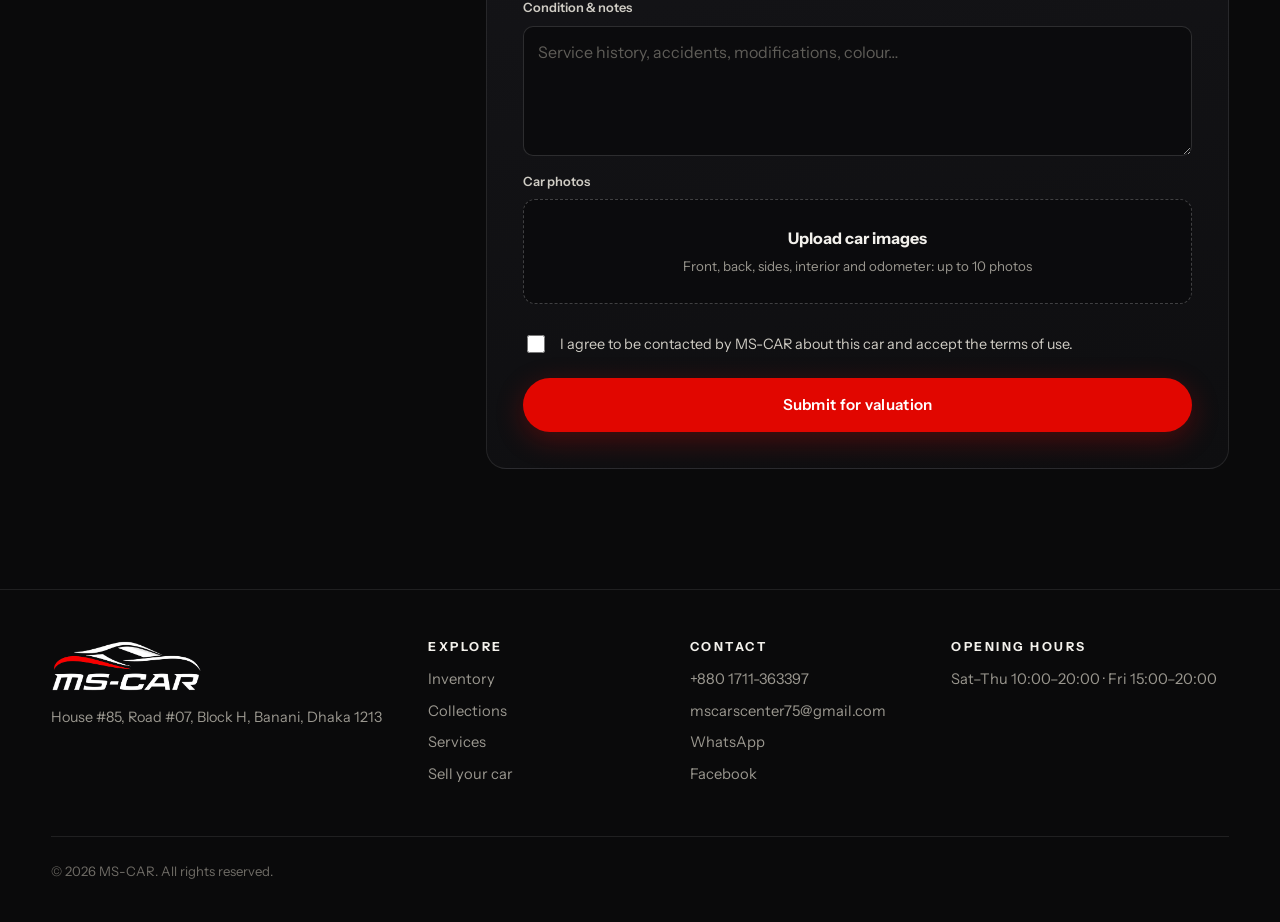
<file: sell.html>
<!doctype html>
<html lang="en">
<head>
  <meta charset="utf-8">
  <meta name="viewport" content="width=device-width, initial-scale=1, viewport-fit=cover">
  <title>Sell your car | MS-CAR</title>
  <meta name="description" content="Sell your car to MS-CAR in Banani, Dhaka. Fair valuation, paperwork handled, same-day payment.">
  <meta name="theme-color" content="#0a0a0b">
  <link rel="icon" href="assets/img/favicon.svg" type="image/svg+xml">
  <link rel="preconnect" href="https://fonts.googleapis.com">
  <link rel="preconnect" href="https://fonts.gstatic.com" crossorigin>
  <link href="https://fonts.googleapis.com/css2?family=Anybody:ital,wdth,wght@1,100..150,400..900&family=Instrument+Sans:wght@400..700&display=swap" rel="stylesheet">
  <link rel="stylesheet" href="css/style.css">
</head>
<body>

<header class="nav" id="nav">
  <a class="brand" href="./" aria-label="MS-CAR home">
    <img src="assets/img/logo-white-sm.png" alt="MS-CAR" class="brand__logo" width="527" height="187">
  </a>
  <nav class="nav__links" aria-label="Main">
    <a href="./#inventory">Stock</a>
    <a href="./#categories">Collections</a>
    <a href="sell.html">Sell your car</a>
    <a href="./#showroom">Showroom</a>
    <a href="./#contact">Contact</a>
  </nav>
  <div class="nav__actions">
    <a class="nav__call" data-tel href="#" aria-label="Call MS-CAR"><svg viewBox="0 0 24 24" width="16" height="16" fill="none" stroke="currentColor" stroke-width="1.8" stroke-linecap="round" stroke-linejoin="round" aria-hidden="true"><path d="M22 16.9v3a2 2 0 0 1-2.2 2 19.8 19.8 0 0 1-8.6-3.1 19.5 19.5 0 0 1-6-6A19.8 19.8 0 0 1 2.1 4.2 2 2 0 0 1 4.1 2h3a2 2 0 0 1 2 1.7c.1.9.4 1.8.7 2.7a2 2 0 0 1-.5 2.1L8 9.8a16 16 0 0 0 6 6l1.3-1.3a2 2 0 0 1 2.1-.4c.9.3 1.8.6 2.7.7a2 2 0 0 1 1.7 2Z"/></svg><span>Call now</span></a>
    <a class="nav__wa" data-wa href="#" aria-label="Chat with us on WhatsApp"><svg viewBox="0 0 24 24" width="18" height="18" fill="currentColor" aria-hidden="true"><path d="M17.47 14.38c-.3-.15-1.76-.87-2.03-.97-.27-.1-.47-.15-.67.15-.2.3-.77.97-.94 1.16-.17.2-.35.22-.64.08-.3-.15-1.26-.47-2.39-1.48-.88-.79-1.48-1.76-1.65-2.06-.17-.3-.02-.46.13-.6.13-.14.3-.35.45-.52.15-.17.2-.3.3-.5.1-.2.05-.37-.03-.52-.07-.15-.67-1.61-.92-2.2-.24-.58-.49-.5-.67-.51h-.57c-.2 0-.52.07-.8.37-.27.3-1.04 1.02-1.04 2.48s1.07 2.88 1.21 3.07c.15.2 2.1 3.2 5.08 4.49.71.3 1.26.49 1.7.63.71.22 1.36.19 1.87.12.57-.09 1.76-.72 2-1.41.25-.7.25-1.29.18-1.41-.08-.13-.27-.2-.57-.35M12.05 21.8a9.87 9.87 0 0 1-5.03-1.38l-.36-.22-3.74.99 1-3.65-.24-.37a9.86 9.86 0 0 1-1.51-5.26c0-5.45 4.44-9.88 9.89-9.88a9.88 9.88 0 0 1 9.88 9.9c0 5.44-4.44 9.88-9.89 9.88m8.41-18.3A11.82 11.82 0 0 0 12.05 0C5.5 0 .16 5.34.16 11.9c0 2.09.55 4.14 1.59 5.94L.06 24l6.3-1.65a11.9 11.9 0 0 0 5.69 1.45h.01c6.55 0 11.89-5.34 11.89-11.9 0-3.17-1.24-6.16-3.48-8.4Z"/></svg></a>
    <button class="nav__burger" aria-label="Open menu" aria-expanded="false" aria-controls="drawer"><span></span><span></span><span></span></button>
  </div>
</header>

<div class="drawer" id="drawer" hidden>
  <a href="./">Home</a>
  <a href="./#inventory">Inventory</a>
  <a href="./#categories">Collections</a>
  <a href="sell.html">Sell your car</a>
  <a href="./#contact">Contact</a>
  <a class="btn btn--gold" data-wa href="#">Chat on WhatsApp</a>
</div>

<main id="top">
  <section class="sell-hero">
    <div class="sell-hero__bg" aria-hidden="true"></div>
    <div class="sell-hero__inner">
      <p class="eyebrow reveal">Sell your car</p>
      <h1 class="reveal">Ready for something new? We'll buy your car.</h1>
      <p class="reveal">Selling your car has never been this effortless. Every step is handled with care: no stress, no pressure, just honest guidance. We take care of the paperwork and offer a fair value, so you can hand your car on with confidence and peace of mind.</p>
      <a class="btn btn--gold reveal" href="#sellForm">Get a valuation</a>
    </div>
  </section>

  <section class="section steps" aria-label="How it works">
    <div class="steps__grid">
      <div class="reveal"><span>01</span><h3>Share the details</h3><p>Tell us about your car and add a few photos. It takes two minutes.</p></div>
      <div class="reveal"><span>02</span><h3>Get a fair offer</h3><p>Our team reviews your car against current market prices and calls you back.</p></div>
      <div class="reveal"><span>03</span><h3>Quick inspection</h3><p>Bring the car to our Banani showroom for a short, no-obligation inspection.</p></div>
      <div class="reveal"><span>04</span><h3>Get paid</h3><p>We handle the transfer paperwork and pay you, often on the same day.</p></div>
    </div>
  </section>

  <section class="section sell" id="sellForm">
    <div class="sell__wrap">
      <div class="sell__intro">
        <p class="eyebrow reveal">Valuation request</p>
        <h2 class="reveal">Ready to sell your car?</h2>
        <p class="reveal">Fill in what you know; fields marked * are required. We usually reply within a few hours during opening hours.</p>
        <div class="sell__side reveal">
          <p>Prefer to talk?</p>
          <a class="btn btn--ghost" data-wa href="#">WhatsApp us</a>
          <a class="link" data-tel href="#"></a>
        </div>
      </div>

      <form class="form reveal" id="sellFormEl" novalidate>
        <div class="form__grid">
          <label class="field"><span>Full name *</span><input name="name" type="text" autocomplete="name" required></label>
          <label class="field"><span>Phone number *</span><input name="phone" type="tel" autocomplete="tel" inputmode="tel" placeholder="01XXXXXXXXX" required pattern="^(\+?88)?0?1[3-9]\d{8}$"></label>
          <label class="field"><span>Brand *</span><input name="brand" type="text" list="brandList" placeholder="e.g. Toyota" required></label>
          <label class="field"><span>Model *</span><input name="model" type="text" placeholder="e.g. Premio F EX" required></label>
          <label class="field"><span>Manufacturing year *</span><input name="year" type="number" inputmode="numeric" min="1990" max="2027" placeholder="e.g. 2019" required></label>
          <label class="field"><span>Registration year</span><input name="reg" type="number" inputmode="numeric" min="1990" max="2027" placeholder="e.g. 2021"></label>
          <label class="field"><span>Mileage (km) *</span><input name="mileage" type="number" inputmode="numeric" min="0" placeholder="e.g. 45000" required></label>
          <label class="field"><span>Expected price (BDT)</span><input name="price" type="number" inputmode="numeric" min="0" placeholder="e.g. 3500000"></label>
          <label class="field field--wide"><span>Condition &amp; notes</span><textarea name="notes" rows="4" placeholder="Service history, accidents, modifications, colour…"></textarea></label>
          <div class="field field--wide">
            <span>Car photos</span>
            <label class="drop" for="photos">
              <input id="photos" name="photos" type="file" accept="image/*" multiple>
              <strong>Upload car images</strong>
              <small>Front, back, sides, interior and odometer: up to 10 photos</small>
            </label>
            <div class="drop__previews" id="previews"></div>
          </div>
        </div>
        <label class="check"><input name="terms" type="checkbox" required> <span>I agree to be contacted by MS-CAR about this car and accept the terms of use.</span></label>
        <p class="form__error" id="formError" role="alert" hidden></p>
        <button class="btn btn--gold form__submit" type="submit">Submit for valuation</button>
      </form>

      <div class="form-done" id="formDone" hidden tabindex="-1">
        <h3>Thanks, we've got your details.</h3>
        <p>WhatsApp has opened with your car's details. Send the message and <b>attach your photos in the chat</b>, and our team will get back to you with an offer.</p>
        <p>If WhatsApp didn't open, <a class="link" id="waRetry" href="#" target="_blank" rel="noopener">tap here to send it</a> or call <a class="link" data-tel href="#"></a>.</p>
      </div>
    </div>
    <datalist id="brandList"></datalist>
  </section>
</main>

<footer class="footer">
  <div class="footer__brand">
    <img src="assets/img/logo-white-sm.png" alt="MS-CAR" width="527" height="187">
    <p data-address></p>
  </div>
  <nav class="footer__col" aria-label="Explore">
    <h4>Explore</h4>
    <a href="./#inventory">Inventory</a><a href="./#categories">Collections</a><a href="./#services">Services</a><a href="sell.html">Sell your car</a>
  </nav>
  <div class="footer__col">
    <h4>Contact</h4>
    <a data-tel href="#"></a><a data-email href="#"></a><a data-wa href="#">WhatsApp</a><a data-fb href="#" target="_blank" rel="noopener">Facebook</a>
  </div>
  <div class="footer__col">
    <h4>Opening hours</h4>
    <p data-hours></p>
  </div>
  <p class="footer__copy">© <span data-year></span> MS-CAR. All rights reserved.</p>
</footer>

<a class="wa-float" data-wa href="#" aria-label="Chat on WhatsApp">
  <svg viewBox="0 0 32 32" width="28" height="28" aria-hidden="true"><path fill="currentColor" d="M16 3a13 13 0 0 0-11.2 19.6L3 29l6.6-1.7A13 13 0 1 0 16 3Zm0 23.7c-2 0-4-.5-5.7-1.6l-.4-.2-3.9 1 1-3.8-.3-.4A10.7 10.7 0 1 1 16 26.7Zm5.9-8c-.3-.2-1.9-1-2.2-1-.3-.2-.5-.2-.7.1l-1 1.3c-.2.2-.4.2-.7 0a8.8 8.8 0 0 1-4.4-3.8c-.3-.6.3-.5 1-1.7.1-.2 0-.4 0-.6l-1-2.4c-.3-.6-.5-.5-.7-.5h-.6c-.2 0-.6 0-.9.4-.3.3-1.1 1.1-1.1 2.7s1.2 3.1 1.3 3.3c.2.2 2.3 3.5 5.5 4.9 2 .9 2.8 1 3.8.8.6-.1 1.9-.8 2.2-1.5.2-.7.2-1.4.2-1.5-.1-.2-.3-.3-.7-.4Z"/></svg>
</a>

<script src="js/data.js"></script>
<script src="js/common.js"></script>
<script src="js/sell.js"></script>
</body>
</html>
</file>
<file: css/style.css>
/* =========================================================
   MS Car Center: luxury dark theme
========================================================= */
:root {
  --bg: #0a0a0b;
  --bg-2: #111113;
  --card: #151518;
  --line: rgba(255, 255, 255, 0.09);
  --text: #f3f1ec;
  --muted: #9a978f;
  --gold: #e10600;   /* brand red (from MS-CAR logo) */
  --gold-2: #ff3b30;
  --silver: #d9dbe0;
  --radius: 14px;
  --gutter: clamp(16px, 4vw, 56px);
  --max: 1320px;
  --display: "Anybody", "Instrument Sans", system-ui, sans-serif;
  --display-w: 125%; /* Anybody is set italic + expanded to echo the slanted MS-CAR logo */
  --body: "Instrument Sans", system-ui, -apple-system, "Segoe UI", sans-serif;
  --ease: cubic-bezier(0.22, 1, 0.36, 1);
}

*, *::before, *::after { box-sizing: border-box; }
html { scroll-behavior: smooth; -webkit-text-size-adjust: 100%; }
body {
  margin: 0; background: var(--bg); color: var(--text);
  font: 400 16px/1.6 var(--body); overflow-x: hidden;
  -webkit-font-smoothing: antialiased;
}
img, video { display: block; max-width: 100%; }
a { color: inherit; text-decoration: none; }
button { font: inherit; color: inherit; cursor: pointer; }
h1, h2, h3, h4 { margin: 0; font-weight: 700; line-height: 1.1; }
h2 { font-family: var(--display); font-style: italic; font-stretch: var(--display-w); font-size: clamp(1.6rem, 3.6vw, 2.8rem); letter-spacing: 0.02em; text-transform: uppercase; }
h3 { font-size: 1.15rem; font-weight: 600; }
:focus-visible { outline: 2px solid var(--gold); outline-offset: 3px; }

.eyebrow {
  margin: 0 0 14px; color: var(--gold-2); font-size: 0.78rem; font-weight: 600;
  letter-spacing: 0.28em; text-transform: uppercase;
}
.link { color: var(--gold-2); font-weight: 600; white-space: nowrap; }
.link:hover { color: var(--gold-2); }

/* ---------- Buttons ---------- */
.btn {
  display: inline-flex; align-items: center; justify-content: center; gap: 10px;
  min-height: 48px; padding: 0 26px; border-radius: 999px; border: 1px solid transparent;
  font-weight: 600; font-size: 0.95rem; letter-spacing: 0.02em; white-space: nowrap;
  transition: transform .3s var(--ease), background .3s, color .3s, border-color .3s;
}
.btn:hover { transform: translateY(-2px); }
.btn--gold { background: var(--gold); color: #fff; box-shadow: 0 8px 28px rgba(225,6,0,.28); }
.btn--gold:hover { background: var(--gold-2); }
.btn--ghost { border-color: rgba(255,255,255,.35); background: rgba(255,255,255,.04); backdrop-filter: blur(8px); -webkit-backdrop-filter: blur(8px); }
.btn--ghost:hover { border-color: var(--gold); color: var(--gold-2); }
.btn--sm { min-height: 38px; padding: 0 18px; font-size: 0.85rem; }

/* ---------- Header: logo left, links, call + WhatsApp right ---------- */
.nav {
  position: fixed; inset: 0 0 auto; z-index: 50;
  display: flex; align-items: center; gap: 28px;
  padding: 18px max(var(--gutter), calc((100% - 1280px) / 2));
  background: linear-gradient(rgba(0,0,0,.7), rgba(0,0,0,0));
  border-bottom: 1px solid transparent;
  transition: background .4s, padding .4s, border-color .4s;
}
.nav.is-solid { background: rgba(10,10,11,.86); backdrop-filter: blur(14px); -webkit-backdrop-filter: blur(14px); padding-block: 10px; border-bottom-color: var(--line); }
.brand { display: block; flex: none; }
.brand__logo { height: 40px; width: auto; transition: height .4s; }
.nav.is-solid .brand__logo { height: 34px; }
.nav__links { display: none; margin-left: auto; gap: 30px; }
.nav__links a { position: relative; font-size: .9rem; font-weight: 500; color: #d9d6cf; padding: 6px 0; transition: color .3s; }
.nav__links a::after { content: ""; position: absolute; left: 0; right: 0; bottom: 0; height: 2px; background: var(--gold); transform: scaleX(0); transform-origin: left; transition: transform .35s var(--ease); }
.nav__links a:hover { color: #fff; }
.nav__links a:hover::after { transform: scaleX(1); }
.nav__actions { margin-left: auto; display: flex; align-items: center; gap: 10px; }
.nav__call { display: inline-flex; align-items: center; gap: 8px; height: 40px; padding: 0 16px; border-radius: 999px;
  background: var(--gold); color: #fff; font-size: .85rem; font-weight: 600; box-shadow: 0 6px 22px rgba(225,6,0,.3); transition: background .3s; }
.nav__call:hover { background: var(--gold-2); }
.nav__wa { display: grid; place-items: center; width: 40px; height: 40px; border-radius: 50%;
  border: 1px solid rgba(255,255,255,.3); color: #fff; transition: background .3s, border-color .3s; }
.nav__wa:hover { background: #25d366; border-color: #25d366; }
.nav__burger { width: 40px; height: 40px; border: 0; background: none; position: relative; z-index: 60; }
.nav__burger span { position: absolute; left: 8px; right: 8px; height: 2px; border-radius: 2px; background: #fff; transition: transform .35s var(--ease), opacity .25s, top .35s var(--ease); }
.nav__burger span:nth-child(1) { top: 12px; }
.nav__burger span:nth-child(2) { top: 19px; }
.nav__burger span:nth-child(3) { top: 26px; }
.drawer-open .nav__burger span:nth-child(1) { top: 19px; transform: rotate(45deg); }
.drawer-open .nav__burger span:nth-child(2) { opacity: 0; }
.drawer-open .nav__burger span:nth-child(3) { top: 19px; transform: rotate(-45deg); }

.drawer {
  position: fixed; inset: 0; z-index: 40; background: #08080a;
  display: flex; flex-direction: column; justify-content: center; gap: 22px;
  padding: 0 max(var(--gutter), calc((100% - 1280px) / 2));
  opacity: 0; transition: opacity .35s;
}
.drawer a:not(.btn) { font-family: var(--display); font-style: italic; font-stretch: var(--display-w); font-size: clamp(1.8rem, 5vw, 3.2rem); letter-spacing: -.03em; line-height: 1.1; transition: color .3s; }
.drawer a:not(.btn):hover { color: var(--gold-2); }
.drawer .btn { align-self: flex-start; margin-top: 18px; }
.drawer[hidden] { display: none; }
.drawer { pointer-events: none; }
.drawer-open .drawer { opacity: 1; pointer-events: auto; }
.drawer-open { overflow: hidden; }
@media (max-width: 560px) {
  .nav { gap: 12px; }
  .brand__logo { height: 34px; }
  .nav__call { width: 40px; padding: 0; justify-content: center; }
  .nav__call span { display: none; }
}
@media (min-width: 1080px) {
  .nav__links { display: flex; }
  .nav__links + .nav__actions { margin-left: 8px; }
  .nav__burger { display: none; }
}

/* ---------- Hero: full-screen video, centred headline + quick search ---------- */
.hero {
  position: relative; min-height: 100vh; min-height: 100svh;
  display: grid; grid-template-rows: 1fr auto; overflow: hidden; isolation: isolate;
  padding: 96px var(--gutter) 0;
}
.hero__media { position: absolute; inset: 0; z-index: -1; background: #050505; }
.hero__poster, .hero__video { position: absolute; inset: 0; width: 100%; height: 100%; object-fit: cover; }
.hero__poster {
  background: #0b0b0c url("../assets/video/hero-poster.jpg") center / cover no-repeat;
  animation: kenburns 24s ease-in-out infinite alternate;
}
@media (max-aspect-ratio: 100/105) { .hero__poster { background-image: url("../assets/video/hero-poster-portrait.jpg"); } }
@keyframes kenburns { from { transform: scale(1); } to { transform: scale(1.1); } }
.hero__video { opacity: 0; transition: opacity 1.4s var(--ease); }
.hero.has-video .hero__video { opacity: 1; }
.hero.has-video .hero__poster { animation-play-state: paused; }
/* cinematic grade: darker behind the text and towards the bottom, video breathes at the edges */
.hero__shade { position: absolute; inset: 0;
  background: radial-gradient(ellipse 70% 55% at 50% 48%, rgba(0,0,0,.55), rgba(0,0,0,.15) 70%, transparent),
              linear-gradient(180deg, rgba(0,0,0,.45) 0%, rgba(0,0,0,.2) 35%, rgba(0,0,0,.35) 65%, rgba(0,0,0,.92) 100%); }

.hero__content { align-self: center; width: 100%; max-width: 1080px; margin: 0 auto; padding: 40px 0 36px;
  display: flex; flex-direction: column; align-items: center; text-align: center; }
.hero__eyebrow { display: inline-flex; align-items: center; gap: 12px; margin: 0 0 22px; font-size: .75rem; font-weight: 600;
  letter-spacing: .32em; text-transform: uppercase; color: #e6e2da; }
.hero__eyebrow::before, .hero__eyebrow::after { content: ""; width: 34px; height: 1px; background: var(--gold); }
.hero__title { font-family: var(--display); font-style: italic; font-stretch: var(--display-w); font-weight: 800; text-transform: uppercase; letter-spacing: -.01em; line-height: 1.08;
  font-size: clamp(1.75rem, 5.4vw, 4.6rem); color: #fff; margin: 0 0 20px; text-wrap: balance; text-shadow: 0 4px 30px rgba(0,0,0,.4); }
.hero__title em { font-style: normal; color: var(--gold); }
.hero__sub { max-width: 560px; margin: 0 0 34px; color: #d2cec6; font-size: clamp(.95rem, 1.3vw, 1.08rem); }

/* quick search */
.hs { width: 100%; max-width: 920px; display: grid; grid-template-columns: repeat(3, 1fr) auto; align-items: stretch;
  padding: 8px; border-radius: 18px; border: 1px solid rgba(255,255,255,.16);
  background: rgba(14,14,16,.55); backdrop-filter: blur(18px) saturate(1.2); -webkit-backdrop-filter: blur(18px) saturate(1.2);
  box-shadow: 0 20px 60px rgba(0,0,0,.45); text-align: left; }
.hs__field { position: relative; display: flex; flex-direction: column; justify-content: center; gap: 2px; padding: 10px 40px 10px 20px;
  border-radius: 12px; cursor: pointer; transition: background .3s; }
.hs__field + .hs__field::before { content: ""; position: absolute; left: 0; top: 22%; bottom: 22%; width: 1px; background: rgba(255,255,255,.14); }
.hs__field:hover, .hs__field:focus-within { background: rgba(255,255,255,.07); }
.hs__field::after { content: ""; position: absolute; right: 18px; top: 50%; width: 7px; height: 7px; margin-top: -2px;
  border-right: 1.6px solid #fff; border-bottom: 1.6px solid #fff; transform: translateY(-50%) rotate(45deg); opacity: .7; pointer-events: none; }
.hs__field span { font-size: .68rem; font-weight: 600; letter-spacing: .18em; text-transform: uppercase; color: var(--gold-2); }
.hs__field select { appearance: none; -webkit-appearance: none; border: 0; background: none; color: #fff; padding: 0; margin: 0;
  font: 500 1rem/1.4 var(--body); cursor: pointer; outline: none; width: 100%; text-overflow: ellipsis; }
.hs__field select option { background: #141416; color: #fff; }
.hs__go { display: inline-flex; align-items: center; justify-content: center; gap: 10px; min-width: 170px; padding: 0 26px; border: 0; border-radius: 12px;
  background: var(--gold); color: #fff; font-weight: 700; font-size: .95rem; white-space: nowrap; transition: background .3s, transform .3s var(--ease); }
.hs__go:hover { background: var(--gold-2); }
.hs__go svg { transition: transform .3s var(--ease); }
.hs__go:hover svg { transform: translateX(4px); }

/* bottom info strip */
.hero__strip { width: 100%; max-width: 1280px; margin: 0 auto; display: grid; grid-template-columns: repeat(3, auto) 1fr; align-items: center;
  border-top: 1px solid rgba(255,255,255,.14); }
.hstrip__item { display: flex; align-items: baseline; gap: 10px; padding: 22px 34px 22px 0; margin-right: 34px; border-right: 1px solid rgba(255,255,255,.12); white-space: nowrap; }
.hstrip__item b { font-family: var(--display); font-style: italic; font-stretch: var(--display-w); font-size: 1.15rem; color: #fff; }
.hstrip__item span { font-size: .82rem; color: #bdb9b1; }
.hstrip__feat { justify-self: end; display: flex; align-items: center; gap: 14px; padding: 10px 8px 10px 10px; margin: 8px 0; border-radius: 14px; transition: background .3s; min-width: 0; }
.hstrip__feat:hover { background: rgba(255,255,255,.07); }
.hstrip__thumb { flex: none; width: 74px; height: 48px; border-radius: 8px; overflow: hidden; background: #1a1a1d; }
.hstrip__thumb img { width: 100%; height: 100%; object-fit: cover; }
.hstrip__txt { display: flex; flex-direction: column; line-height: 1.25; min-width: 0; }
.hstrip__txt small { font-size: .66rem; font-weight: 600; letter-spacing: .2em; text-transform: uppercase; color: var(--gold-2); }
.hstrip__txt strong { font-size: .92rem; font-weight: 600; color: #fff; white-space: nowrap; overflow: hidden; text-overflow: ellipsis; }
.hstrip__feat i { font-style: normal; display: grid; place-items: center; width: 34px; height: 34px; border-radius: 50%; border: 1px solid rgba(255,255,255,.3); transition: background .3s, border-color .3s; }
.hstrip__feat:hover i { background: var(--gold); border-color: var(--gold); }

@media (max-width: 1100px) {
  .hero__strip { grid-template-columns: repeat(2, auto) 1fr; }
  .hstrip__item--loc { display: none; }
}
@media (max-width: 820px) {
  .hs { grid-template-columns: 1fr 1fr; gap: 4px; }
  .hs__field + .hs__field::before { display: none; }
  .hs__field { background: rgba(255,255,255,.05); padding: 9px 34px 9px 14px; }
  .hs__field::after { right: 14px; }
  .hs__go { min-width: 0; min-height: 54px; }
  .hero__strip { grid-template-columns: 1fr 1fr; }
  .hstrip__item { padding: 14px 0; margin: 0; border-right: 0; flex-direction: column; gap: 0; }
  .hstrip__feat { grid-column: 1 / -1; justify-self: stretch; margin: 0 0 14px; background: rgba(255,255,255,.06); border: 1px solid rgba(255,255,255,.1); }
  .hstrip__txt { flex: 1; }
}
@media (max-width: 560px) {
  .hero { padding-top: 78px; }
  .hero__content { padding: 18px 0 22px; }
  .hero__eyebrow { margin-bottom: 14px; letter-spacing: .24em; font-size: .68rem; }
  .hero__eyebrow::before, .hero__eyebrow::after { width: 20px; }
  .hero__sub { margin-bottom: 22px; }
  .hstrip__item b { font-size: 1rem; }
}

/* search result note above the inventory rail */
.search-note { display: flex; flex-wrap: wrap; align-items: center; gap: 10px; margin: -8px 0 18px; color: var(--muted); font-size: .9rem; }
.search-note[hidden] { display: none; }
.search-note b { color: #fff; font-weight: 600; }
.search-note button { border: 1px solid var(--line); background: rgba(255,255,255,.04); border-radius: 999px; padding: 4px 12px; font-size: .8rem; color: #fff; }
.search-note button:hover { border-color: var(--gold); }

/* ---------- Stats ---------- */
.stats {
  display: grid; grid-template-columns: repeat(4, 1fr);
  max-width: var(--max); margin: 0 auto; padding: 10px var(--gutter) 0;
}
.stat { padding: 26px 10px; text-align: center; border-left: 1px solid var(--line); }
.stat:first-child { border-left: 0; }
.stat b { display: block; font-family: var(--display); font-style: italic; font-stretch: var(--display-w); font-size: clamp(1.6rem, 3.2vw, 2.6rem); color: #fff; }
.stat span { color: var(--muted); font-size: .85rem; letter-spacing: .06em; }

/* ---------- Sections ---------- */
.section { max-width: var(--max); margin: 0 auto; padding: clamp(70px, 10vw, 130px) var(--gutter) 0; }
.section > h2 { margin-bottom: 44px; }
.section__head { display: flex; align-items: flex-end; justify-content: space-between; gap: 24px; flex-wrap: wrap; margin-bottom: 40px; }

/* ---------- Placeholders ---------- */
.ph {
  position: relative; background:
    radial-gradient(120% 90% at 30% 20%, rgba(225,6,0,.12), transparent 60%),
    linear-gradient(135deg, #1b1a1d, #0f0f11);
  color: rgba(255,255,255,.25);
}
.ph--car { display: grid; place-items: center; }
.ph--car svg { width: 62%; }
.bg { background-size: cover; background-position: center; }

/* ---------- Filters ---------- */
.filters { display: flex; gap: 8px; flex-wrap: wrap; }
.chip { border: 1px solid var(--line); background: transparent; border-radius: 999px; padding: 9px 18px; font-size: .86rem; color: #cfccc4; transition: .3s; }
.chip:hover { border-color: rgba(225,6,0,.7); }
.chip.is-active { background: var(--gold); border-color: var(--gold); color: #fff; font-weight: 600; }

/* ---------- Inventory rail ---------- */
.rail { position: relative; }
.rail__track {
  display: grid; grid-auto-flow: column; grid-auto-columns: minmax(280px, calc((100% - 60px) / 4)); gap: 20px;
  overflow-x: auto; scroll-snap-type: x mandatory; scrollbar-width: none; padding-bottom: 6px;
  overscroll-behavior-x: contain;
}
.rail__track::-webkit-scrollbar { display: none; }
.rail__btn {
  position: absolute; top: 34%; z-index: 2; width: 46px; height: 46px; border-radius: 50%;
  border: 1px solid var(--line); background: rgba(16,16,18,.9); font-size: 1.5rem; line-height: 1;
  transition: .3s; backdrop-filter: blur(6px);
}
.rail__btn:hover:not(:disabled) { border-color: var(--gold); color: var(--gold); }
.rail__btn:disabled { opacity: 0; pointer-events: none; }
.rail__btn--prev { left: -18px; } .rail__btn--next { right: -18px; }

.car {
  scroll-snap-align: start; background: var(--card); border: 1px solid var(--line);
  border-radius: var(--radius); overflow: hidden; transition: transform .45s var(--ease), border-color .45s;
}
.car:hover { transform: translateY(-6px); border-color: rgba(225,6,0,.55); }
.car__img { position: relative; aspect-ratio: 4 / 3; overflow: hidden; }
.car__img img { position: absolute; inset: 0; width: 100%; height: 100%; object-fit: cover; transition: transform .8s var(--ease), opacity .6s var(--ease); }
.car:hover .car__img img { transform: scale(1.06); }
.car__img img.alt { opacity: 0; }
.car:hover .car__img img.alt { opacity: 1; }
.car__count { position: absolute; right: 14px; bottom: 12px; font-size: .72rem; color: #fff; background: rgba(0,0,0,.55); padding: 3px 9px; border-radius: 999px; }
.badge {
  position: absolute; top: 14px; left: 14px; padding: 5px 12px; border-radius: 999px;
  background: rgba(10,10,11,.75); border: 1px solid rgba(255,255,255,.35); color: #fff;
  font-size: .72rem; letter-spacing: .08em; text-transform: uppercase; backdrop-filter: blur(6px);
}
.car__body { padding: 20px 20px 16px; }
.car__year { margin: 0 0 4px; color: var(--muted); font-size: .8rem; letter-spacing: .1em; }
.car__specs { margin: 8px 0 18px; color: var(--muted); font-size: .86rem; }
.car__foot { display: flex; align-items: center; justify-content: space-between; gap: 12px; padding-top: 16px; border-top: 1px solid var(--line); }
.car__foot b { color: #fff; font-size: 1.02rem; }

/* ---------- Categories (studio cards with cut-out cars) ---------- */
.section__lead { max-width: 380px; margin: 0; color: var(--muted); font-size: .95rem; }
.cats { display: grid; grid-template-columns: repeat(3, 1fr); gap: 20px; }
.cat {
  position: relative; display: flex; flex-direction: column; overflow: hidden; isolation: isolate;
  min-height: 460px; padding: 26px 26px 28px; border-radius: 20px;
  border: 1px solid var(--line);
  background:
    radial-gradient(120% 70% at 50% 0%, rgba(255,255,255,.06), transparent 60%),
    linear-gradient(180deg, #17171b 0%, #0e0e10 100%);
  transition: border-color .5s var(--ease), transform .6s var(--ease);
}
.cat::before { /* faint studio grid */
  content: ""; position: absolute; inset: 0; z-index: -1; opacity: .5;
  background-image: linear-gradient(90deg, rgba(255,255,255,.035) 1px, transparent 1px), linear-gradient(rgba(255,255,255,.035) 1px, transparent 1px);
  background-size: 36px 36px;
  -webkit-mask-image: radial-gradient(80% 60% at 50% 55%, #000, transparent 80%); mask-image: radial-gradient(80% 60% at 50% 55%, #000, transparent 80%);
}
.cat:hover { border-color: rgba(225,6,0,.55); transform: translateY(-6px); }
.cat__top { display: flex; justify-content: space-between; align-items: center; font-size: .78rem; letter-spacing: .2em; text-transform: uppercase; color: var(--muted); }
.cat__n { font-family: var(--display); font-style: italic; font-stretch: var(--display-w); font-size: 1rem; letter-spacing: 0; color: rgba(255,255,255,.55); }
.cat__count { padding: 5px 11px; border: 1px solid var(--line); border-radius: 999px; letter-spacing: .12em; font-size: .68rem; }
.cat__stage { position: relative; flex: 1; display: flex; align-items: center; justify-content: center; margin: 10px -26px 4px; min-height: 230px; }
.cat__glow {
  position: absolute; left: 50%; top: 58%; width: 80%; height: 60%; transform: translate(-50%, -50%);
  background: radial-gradient(closest-side, rgba(225,6,0,.32), transparent); filter: blur(24px); opacity: .45;
  transition: opacity .6s var(--ease);
}
.cat:hover .cat__glow { opacity: 1; }
.cat__car {
  position: relative; z-index: 1; width: 92%; max-height: 220px; object-fit: contain;
  filter: drop-shadow(0 18px 18px rgba(0,0,0,.6));
  transition: transform .9s var(--ease);
}
.cat:hover .cat__car { transform: translateX(3%) scale(1.06); }
.cat__shadow {
  position: absolute; left: 50%; bottom: 16%; width: 70%; height: 26px; transform: translateX(-50%);
  background: radial-gradient(closest-side, rgba(0,0,0,.85), transparent); filter: blur(6px);
}
.cat__body { display: flex; align-items: flex-end; justify-content: space-between; gap: 18px; }
.cat__body h3 { font-family: var(--display); font-style: italic; font-stretch: var(--display-w); font-weight: 500; font-size: 1.9rem; letter-spacing: -.03em; margin-bottom: 8px; }
.cat__body p { margin: 0; color: var(--muted); font-size: .92rem; max-width: 260px; }
.cat__go {
  flex: none; display: grid; place-items: center; width: 48px; height: 48px; border-radius: 50%;
  border: 1px solid rgba(255,255,255,.25); color: #fff; transition: background .4s, border-color .4s, transform .5s var(--ease);
}
.cat:hover .cat__go { background: var(--gold); border-color: var(--gold); transform: rotate(-45deg); }

/* ---------- Spotlight reel ---------- */
.spot { position: relative; max-width: var(--max); margin: clamp(40px, 6vw, 90px) auto 0; padding: clamp(30px, 4vw, 40px) var(--gutter); isolation: isolate; overflow: hidden; overflow: clip; }
.spot__bgword {
  position: absolute; z-index: -1; left: 50%; top: 50%; transform: translate(-50%, -50%); white-space: nowrap; pointer-events: none;
  font-family: var(--display); font-style: italic; font-stretch: var(--display-w); font-weight: 700; font-size: clamp(5rem, 17vw, 15rem); letter-spacing: -.02em; line-height: 1;
  color: transparent; -webkit-text-stroke: 1px rgba(255,255,255,.07);
}
.spot__wrap { display: grid; grid-template-columns: auto 1fr; gap: clamp(32px, 6vw, 96px); align-items: center; }
.spot__media { position: relative; justify-self: center; }
.spot__glow { position: absolute; inset: 10% -25%; z-index: -1; background: radial-gradient(closest-side, rgba(225,6,0,.28), transparent); filter: blur(40px); }
.spot__frame {
  position: relative; width: clamp(260px, 26vw, 360px); aspect-ratio: 9 / 16; border-radius: 30px; overflow: hidden;
  background: #111; border: 1px solid rgba(255,255,255,.12);
  box-shadow: 0 40px 80px rgba(0,0,0,.6), 0 0 0 8px rgba(255,255,255,.03);
}
.spot__poster, .spot__video { position: absolute; inset: 0; width: 100%; height: 100%; object-fit: cover; }
.spot__video { opacity: 0; transition: opacity .8s var(--ease); }
.spot.has-video .spot__video { opacity: 1; }
.spot__sound {
  position: absolute; right: 14px; bottom: 22px; z-index: 2; display: grid; place-items: center; width: 42px; height: 42px; border-radius: 50%;
  border: 1px solid rgba(255,255,255,.35); background: rgba(0,0,0,.45); backdrop-filter: blur(8px); -webkit-backdrop-filter: blur(8px); color: #fff;
  transition: background .3s, border-color .3s;
}
.spot__sound:hover { background: rgba(0,0,0,.7); border-color: #fff; }
/* Shown only when the phone blocks autoplay */
.spot__tap {
  position: absolute; left: 50%; top: 50%; z-index: 2; transform: translate(-50%, -50%); display: none; place-items: center;
  width: 72px; height: 72px; border-radius: 50%; border: 0; background: var(--gold); color: #fff; padding-left: 4px;
  box-shadow: 0 10px 40px rgba(225,6,0,.45);
}
.spot.needs-tap .spot__tap { display: grid; }
.spot.needs-tap.has-video .spot__tap { display: none; }
.spot__sound .i-on, .spot__sound[aria-pressed="true"] .i-off { display: none; }
.spot__sound[aria-pressed="true"] .i-on { display: block; }
.spot__progress { position: absolute; left: 16px; right: 16px; bottom: 10px; height: 2px; border-radius: 2px; background: rgba(255,255,255,.2); overflow: hidden; }
.spot__progress span { display: block; height: 100%; width: 100%; background: var(--gold-2); transform-origin: left; transform: scaleX(0); }
.spot__text h2 { margin-bottom: 18px; }
.spot__lead { color: var(--muted); max-width: 520px; margin: 0 0 28px; }
.spot__facts { display: flex; flex-wrap: wrap; gap: 14px 40px; margin: 0 0 32px; padding: 18px 0; border-block: 1px solid var(--line); max-width: 520px; }
.spot__facts dt { color: var(--muted); font-size: .72rem; letter-spacing: .18em; text-transform: uppercase; }
.spot__facts dd { margin: 3px 0 0; font-weight: 600; }
.spot__ctas { display: flex; flex-wrap: wrap; gap: 12px; }
@media (max-width: 800px) {
  .spot__wrap { grid-template-columns: 1fr; }
  .spot__frame { width: min(78vw, 340px); }
  .spot__bgword { top: 28%; }
}

/* ---------- Brands marquee (logos) ---------- */
.brands { max-width: var(--max); margin: clamp(70px, 10vw, 130px) auto 0; padding: 0 var(--gutter); }
.brands .marquee { border-block: 1px solid var(--line); padding: 30px 0 34px; overflow: hidden; }
.brands__title { margin: 0 0 22px; text-align: center; color: var(--muted); font-size: .75rem; letter-spacing: .3em; text-transform: uppercase; }
.marquee { -webkit-mask-image: linear-gradient(90deg, transparent, #000 10%, #000 90%, transparent); mask-image: linear-gradient(90deg, transparent, #000 10%, #000 90%, transparent); }
.marquee__track { display: flex; align-items: center; gap: clamp(44px, 6vw, 84px); width: max-content; padding-right: clamp(44px, 6vw, 84px); animation: marquee 50s linear infinite; }
.brand-logo {
  display: block; flex: none; width: var(--w); height: 48px; background: #fff; opacity: .5;
  -webkit-mask-position: center; mask-position: center; -webkit-mask-size: contain; mask-size: contain; -webkit-mask-repeat: no-repeat; mask-repeat: no-repeat;
  transition: opacity .3s;
}
.brand-logo:hover { opacity: 1; }
.brands:hover .marquee__track { animation-play-state: paused; }
@keyframes marquee { to { transform: translateX(-50%); } }
@media (max-width: 600px) { .brand-logo { height: 36px; width: calc(var(--w) * .78); } }

/* ---------- Services ---------- */
.services { display: grid; grid-template-columns: repeat(4, 1fr); gap: 1px; background: var(--line); border: 1px solid var(--line); border-radius: var(--radius); overflow: hidden; }
.svc { background: var(--bg); padding: 34px 28px 38px; transition: background .4s; }
.svc:hover { background: var(--bg-2); }
.svc__n { display: block; font-family: var(--display); font-style: italic; font-stretch: var(--display-w); color: var(--gold); font-size: .85rem; margin-bottom: 26px; }
.svc p { color: var(--muted); font-size: .92rem; margin: 10px 0 0; }

/* ---------- Step inside: interior reveal ---------- */
.inside { max-width: var(--max); margin: clamp(70px, 10vw, 130px) auto 0; padding: 0 var(--gutter); }
/* hover-to-see-inside needs a mouse: hidden on phones (its images never load there) */
@media (max-width: 700px) { .inside { display: none; } }
.inside__wrap {
  display: grid; grid-template-columns: minmax(280px, .8fr) 1.6fr; gap: clamp(24px, 4vw, 56px); align-items: center;
  padding: clamp(28px, 4vw, 56px); border: 1px solid var(--line); border-radius: 24px; overflow: hidden;
  background: radial-gradient(70% 90% at 70% 50%, #1d1a17 0%, #0f0f11 60%, #0b0b0c 100%);
}
.inside__text h2 { margin-bottom: 16px; }
.inside__lead { color: var(--muted); margin: 0 0 26px; }
.inside__specs { display: grid; grid-template-columns: 1fr 1fr; gap: 14px 20px; margin: 0 0 30px; padding: 18px 0; border-block: 1px solid var(--line); }
.inside__specs dt { color: var(--muted); font-size: .72rem; letter-spacing: .18em; text-transform: uppercase; }
.inside__specs dd { margin: 3px 0 0; font-weight: 600; }

.inside__stage { position: relative; padding: 6% 2% 12%; cursor: none; touch-action: pan-y; user-select: none; -webkit-user-select: none; }
.inside__glow { position: absolute; left: 50%; top: 55%; width: 90%; height: 70%; transform: translate(-50%, -50%);
  background: radial-gradient(closest-side, rgba(255,214,170,.16), transparent); filter: blur(20px); pointer-events: none; }
.inside__car { position: relative; width: 100%; aspect-ratio: 1600 / 903; }
.inside__ext, .inside__int { position: absolute; inset: 0; width: 100%; height: 100%; pointer-events: none; }
.inside__ext { object-fit: fill; filter: drop-shadow(0 24px 22px rgba(0,0,0,.65)) drop-shadow(0 6px 5px rgba(0,0,0,.7)); -webkit-user-drag: none; }
/* The interior is shaped by the car's own silhouette (mask) and by the lens (clip-path) */
.inside__int {
  -webkit-mask: url("../assets/img/inside/rr-exterior.webp") center / 100% 100% no-repeat;
          mask: url("../assets/img/inside/rr-exterior.webp") center / 100% 100% no-repeat;
  clip-path: circle(0px at 50% 50%); -webkit-clip-path: circle(0px at 50% 50%);
  will-change: clip-path;
}
.inside__int img { position: absolute; left: 0; top: 0; width: var(--iw, 100%); height: auto; max-width: none; opacity: 0; will-change: transform; transition: opacity .35s var(--ease); filter: brightness(1.08) saturate(1.05); }
.inside__int img.is-on { opacity: 1; }
.inside__label { position: absolute; left: 50%; top: 100%; transform: translate(-50%, 10px); white-space: nowrap; padding: 5px 12px; border-radius: 999px;
  background: rgba(10,10,11,.85); border: 1px solid rgba(255,255,255,.2); font-size: .75rem; font-weight: 600; letter-spacing: .06em; color: #fff; }
.inside__shadow { position: absolute; left: 50%; bottom: -2%; width: 82%; height: 26px; transform: translateX(-50%);
  background: radial-gradient(closest-side, rgba(0,0,0,.9), transparent); filter: blur(6px); pointer-events: none; }
.inside__lens { position: absolute; left: 0; top: 0; width: var(--d, 0px); height: var(--d, 0px); margin: calc(var(--d, 0px) / -2) 0 0 calc(var(--d, 0px) / -2);
  border-radius: 50%; pointer-events: none; opacity: 0; transition: opacity .3s;
  border: 1.5px solid rgba(255,255,255,.7); box-shadow: 0 0 0 1px rgba(0,0,0,.25), 0 10px 40px rgba(0,0,0,.45); will-change: transform; }
.inside.is-active .inside__lens { opacity: 1; }
.inside__hint { position: absolute; left: 0; right: 0; bottom: 0; margin: 0; display: flex; justify-content: center; align-items: center; gap: 10px;
  color: var(--muted); font-size: .85rem; transition: opacity .4s; pointer-events: none; }
.inside.is-active .inside__hint { opacity: 0; }
.inside__dot { width: 8px; height: 8px; border-radius: 50%; background: var(--gold-2); animation: ping 1.8s infinite; }
@keyframes ping { 0% { box-shadow: 0 0 0 0 rgba(255,59,48,.6); } 70%, 100% { box-shadow: 0 0 0 10px rgba(255,59,48,0); } }
.hint-touch { display: none; }
@media (hover: none), (pointer: coarse) { .hint-hover { display: none; } .hint-touch { display: inline; } .inside__stage { cursor: auto; } }
@media (max-width: 900px) {
  .inside__wrap { grid-template-columns: 1fr; }
  .inside__stage { order: -1; margin: 0 -4%; }
}

/* ---------- Showroom ---------- */
.showroom {
  max-width: var(--max); margin: 0 auto; padding: clamp(70px, 10vw, 130px) var(--gutter) 0;
  display: grid; grid-template-columns: 0.85fr 1.15fr; gap: clamp(30px, 5vw, 70px); align-items: center;
}
.showroom__text h2 { margin-bottom: 20px; }
.showroom__text p:not(.eyebrow) { color: var(--muted); margin: 0 0 30px; }
.showroom__grid { display: grid; grid-template-columns: 1.3fr 1fr; grid-template-rows: 1fr 1fr; gap: 16px; height: clamp(360px, 46vw, 560px); }
.showroom__grid > div { border-radius: var(--radius); border: 1px solid var(--line); }
.showroom__grid > div:first-child { grid-row: span 2; }

/* ---------- Social ---------- */
.social { display: grid; grid-template-columns: repeat(6, 1fr); gap: 12px; }
.post { position: relative; aspect-ratio: 1; border-radius: 10px; overflow: hidden; border: 1px solid var(--line); }
.post img { width: 100%; height: 100%; object-fit: cover; transition: transform .7s var(--ease), opacity .4s; }
.post:hover img { transform: scale(1.08); opacity: .85; }
.post__play { position: absolute; inset: 0; display: grid; place-items: center; font-size: 1.3rem; color: #fff; text-shadow: 0 2px 12px rgba(0,0,0,.6); }

/* ---------- Contact ---------- */
.contact {
  max-width: var(--max); margin: clamp(70px, 10vw, 130px) auto 0; padding: 0 var(--gutter);
  display: grid; grid-template-columns: 1fr 1fr; gap: 20px;
}
.contact__card {
  background: linear-gradient(160deg, #1d0d0d, var(--card) 55%); border: 1px solid var(--line);
  border-radius: var(--radius); padding: clamp(28px, 4vw, 52px);
}
.contact__card h2 { font-size: clamp(1.4rem, 2.8vw, 2.2rem); margin-bottom: 28px; }
.contact__ctas { display: flex; flex-wrap: wrap; gap: 12px; margin-bottom: 34px; }
.contact__meta { display: grid; gap: 16px; margin: 0 0 26px; }
.contact__meta dt { color: var(--gold); font-size: .75rem; letter-spacing: .2em; text-transform: uppercase; }
.contact__meta dd { margin: 4px 0 0; color: #d4d1ca; }
.contact__meta dd small { color: var(--muted); font-size: .85rem; }
.contact__meta dd a:hover { color: var(--gold-2); }
.footer__col a { overflow-wrap: anywhere; }
.contact__map { border-radius: var(--radius); overflow: hidden; border: 1px solid var(--line); min-height: 380px; background: var(--card); }
.contact__map iframe { width: 100%; height: 100%; min-height: 380px; border: 0; filter: invert(.9) hue-rotate(180deg) saturate(.7) contrast(.95); }

/* ---------- Footer ---------- */
.footer {
  max-width: var(--max); margin: clamp(70px, 10vw, 120px) auto 0; padding: 50px var(--gutter) 40px;
  border-top: 1px solid var(--line);
  display: grid; grid-template-columns: 1.5fr 1fr 1fr 1.2fr; gap: 30px;
}
.footer__brand { display: flex; flex-direction: column; gap: 14px; align-items: flex-start; }
.footer__brand img { height: 52px; width: auto; }
.footer__brand p { margin: 0; color: var(--muted); font-size: .9rem; }
.footer__brand b { color: var(--text); }
.footer__col { display: flex; flex-direction: column; gap: 8px; font-size: .92rem; color: var(--muted); }
.footer__col p { margin: 0; }
.footer__col a:hover { color: var(--gold-2); }
.footer h4 { color: var(--text); font-size: .78rem; letter-spacing: .2em; text-transform: uppercase; margin-bottom: 6px; }
.footer__copy { grid-column: 1 / -1; margin: 20px 0 0; padding-top: 24px; border-top: 1px solid var(--line); color: #6f6c66; font-size: .82rem; }

/* ---------- Floating WhatsApp ---------- */
.wa-float {
  position: fixed; right: 20px; bottom: 20px; z-index: 30; width: 56px; height: 56px; border-radius: 50%;
  display: grid; place-items: center; background: #25d366; color: #fff;
  box-shadow: 0 10px 30px rgba(37,211,102,.35); transition: transform .3s var(--ease);
}
.wa-float:hover { transform: scale(1.08); }
.wa-float { transition: transform .3s var(--ease), opacity .3s; }
.in-hero .wa-float { opacity: 0; transform: scale(.8); pointer-events: none; }

/* ---------- Reveal ---------- */
.reveal { opacity: 0; transform: translateY(28px); transition: opacity 1s var(--ease), transform 1s var(--ease); }
.reveal.in { opacity: 1; transform: none; }

/* =========================================================
   Responsive
========================================================= */
@media (max-width: 1100px) {
  .rail__track { grid-auto-columns: minmax(270px, calc((100% - 40px) / 3)); }
  .services { grid-template-columns: repeat(2, 1fr); }
  .social { grid-template-columns: repeat(3, 1fr); }
  .footer { grid-template-columns: 1fr 1fr; }
}
@media (max-width: 900px) {
  .showroom, .contact { grid-template-columns: 1fr; }
  .cats { grid-template-columns: 1fr; }
  .cat { min-height: 400px; }
  .section__lead { max-width: none; }
  .rail__btn { display: none; }
  .stats { grid-template-columns: repeat(2, 1fr); }
  .stat:nth-child(3) { border-left: 0; }
  .stat:nth-child(n+3) { border-top: 1px solid var(--line); }
}
@media (max-width: 600px) {
  .rail__track { grid-auto-columns: 82%; margin-inline: calc(var(--gutter) * -1); padding-inline: var(--gutter); scroll-padding-inline: var(--gutter); }
  .services { grid-template-columns: 1fr; }
  .showroom__grid { height: 420px; }
  .social { grid-template-columns: repeat(2, 1fr); }
  .footer { grid-template-columns: 1fr; }
  .wa-float { right: 14px; bottom: 14px; width: 52px; height: 52px; }
}

@media (prefers-reduced-motion: reduce) {
  *, *::before, *::after { animation: none !important; transition: none !important; scroll-behavior: auto !important; }
  .reveal { opacity: 1; transform: none; }
}


/* =========================================================
   Car cards: link + foot + studio cut-outs
========================================================= */
.car { display: flex; flex-direction: column; }
.car__link { display: block; flex: 1; color: inherit; }
.car__link:hover h3 { color: var(--gold-2); }
.car h3 { transition: color .3s; }
.car__foot { margin: 0 20px 20px; }
.car__img { background: radial-gradient(90% 80% at 50% 60%, #2a2a2f, #111114); }
.car__img img.is-cut, .is-cut-wrap img { object-fit: contain; padding: 8% 7%; }
.rail__empty { grid-column: 1 / -1; padding: 40px 0; color: var(--muted); }
.rail__empty a { color: var(--gold-2); }
.inside__ctas { display: flex; flex-wrap: wrap; gap: 12px; }

/* =========================================================
   Product page
========================================================= */
.page-solid .nav { background: rgba(10,10,11,.92); }
.pd { max-width: var(--max); margin: 0 auto; padding: 100px var(--gutter) 0; }
.crumbs { display: flex; flex-wrap: wrap; gap: 8px; margin: 0 0 22px; color: var(--muted); font-size: .85rem; }
.crumbs a:hover { color: #fff; }
.crumbs [aria-current] { color: #fff; }
.pd__top { display: grid; grid-template-columns: minmax(0, 1.55fr) minmax(320px, 1fr); gap: clamp(24px, 3.5vw, 48px); align-items: start; }

.gallery__main { position: relative; aspect-ratio: 16 / 10; border-radius: 18px; overflow: hidden; border: 1px solid var(--line); cursor: zoom-in;
  background: radial-gradient(80% 80% at 50% 60%, #26262b, #0f0f12); }
.gallery__stage, .gallery__stage img { position: absolute; inset: 0; width: 100%; height: 100%; }
.gallery__stage img { object-fit: cover; animation: fadeIn .45s var(--ease); }
@keyframes fadeIn { from { opacity: 0; } to { opacity: 1; } }
.gallery__nav { position: absolute; top: 50%; transform: translateY(-50%); width: 46px; height: 46px; border-radius: 50%; border: 1px solid rgba(255,255,255,.3);
  background: rgba(0,0,0,.45); backdrop-filter: blur(6px); -webkit-backdrop-filter: blur(6px); font-size: 1.6rem; line-height: 1; z-index: 2; transition: background .3s; }
.gallery__nav:hover { background: var(--gold); border-color: var(--gold); }
.gallery__nav--prev { left: 14px; } .gallery__nav--next { right: 14px; }
.gallery__count { position: absolute; right: 14px; bottom: 14px; padding: 4px 11px; border-radius: 999px; background: rgba(0,0,0,.6); font-size: .78rem; z-index: 2; }
.gallery__main .badge { z-index: 2; }
.gallery__thumbs { display: grid; grid-template-columns: repeat(auto-fill, minmax(96px, 1fr)); gap: 10px; margin-top: 12px; }
.gallery__thumb { position: relative; aspect-ratio: 4 / 3; border-radius: 10px; overflow: hidden; padding: 0; border: 1px solid var(--line);
  background: radial-gradient(80% 80% at 50% 60%, #26262b, #0f0f12); opacity: .55; transition: opacity .3s, border-color .3s; }
.gallery__thumb img { width: 100%; height: 100%; object-fit: cover; }
.gallery__thumb:hover { opacity: .9; }
.gallery__thumb.is-active { opacity: 1; border-color: var(--gold); }

.pd__info { position: sticky; top: 90px; padding: clamp(22px, 2.6vw, 32px); border: 1px solid var(--line); border-radius: 18px;
  background: linear-gradient(170deg, #17171b, #0e0e10); }
.pd__meta { margin: 0 0 8px; color: var(--muted); font-size: .8rem; letter-spacing: .18em; text-transform: uppercase; }
.pd__info h1 { font-family: var(--display); font-style: italic; font-stretch: var(--display-w); font-weight: 500; font-size: clamp(1.8rem, 3vw, 2.5rem); letter-spacing: -.03em; line-height: 1.1; margin-bottom: 14px; }
.pd__price { margin: 0 0 22px; font-family: var(--display); font-style: italic; font-stretch: var(--display-w); font-size: 1.6rem; font-weight: 500; }
.pd__price small { display: inline-block; margin-left: 8px; padding: 3px 10px; border-radius: 999px; border: 1px solid rgba(255,59,48,.5); color: var(--gold-2);
  font-family: var(--body); font-size: .72rem; font-weight: 600; letter-spacing: .06em; vertical-align: middle; }
.pd__quick { display: grid; grid-template-columns: 1fr 1fr; gap: 1px; margin: 0 0 22px; background: var(--line); border: 1px solid var(--line); border-radius: 12px; overflow: hidden; }
.pd__quick div { background: #111114; padding: 12px 14px; }
.pd__quick dt { color: var(--muted); font-size: .7rem; letter-spacing: .16em; text-transform: uppercase; }
.pd__quick dd { margin: 3px 0 0; font-weight: 600; font-size: .95rem; }
.pd__ctas { display: grid; gap: 10px; }
.pd__actions { display: flex; justify-content: space-between; gap: 12px; margin: 16px 0 0; }
button.link { background: none; border: 0; padding: 0; font: inherit; font-weight: 600; cursor: pointer; }
.pd__help { margin-top: 22px; padding-top: 20px; border-top: 1px solid var(--line); }
.pd__help h3 { font-size: 1rem; margin-bottom: 6px; }
.pd__help p { margin: 0 0 10px; color: var(--muted); font-size: .9rem; }

.pd__section { margin-top: clamp(50px, 7vw, 90px); }
.pd__section h2 { margin-bottom: 26px; font-size: clamp(1.3rem, 2.4vw, 1.9rem); }
.spec { display: grid; grid-template-columns: repeat(2, 1fr); gap: 0 40px; margin: 0; }
.spec div { display: flex; justify-content: space-between; gap: 20px; padding: 14px 0; border-bottom: 1px solid var(--line); }
.spec dt { color: var(--muted); }
.spec dd { margin: 0; font-weight: 600; text-align: right; }
.pd__intro { max-width: 800px; font-size: 1.05rem; color: #d4d1ca; margin: 0 0 18px; }
.pd__notes { margin: 0 0 30px; padding: 0; list-style: none; display: grid; gap: 8px; }
.pd__notes li { padding-left: 22px; position: relative; color: #d4d1ca; }
.pd__notes li::before { content: ""; position: absolute; left: 0; top: .6em; width: 10px; height: 2px; background: var(--gold); }
.feat { display: grid; grid-template-columns: repeat(auto-fit, minmax(260px, 1fr)); gap: 18px; }
.feat__group { padding: 22px; border: 1px solid var(--line); border-radius: 14px; background: #101013; }
.feat__group h3 { font-size: .8rem; letter-spacing: .18em; text-transform: uppercase; color: var(--gold-2); margin-bottom: 14px; }
.feat__group ul { margin: 0; padding: 0; list-style: none; display: grid; gap: 9px; }
.feat__group li { position: relative; padding-left: 24px; font-size: .92rem; color: #d9d6cf; }
.feat__group li::before { content: "✓"; position: absolute; left: 0; color: var(--gold-2); font-weight: 700; }
.pd__related { display: grid; grid-template-columns: repeat(3, 1fr); gap: 20px; }
.pd__missing { padding: 60px 0 20px; max-width: 640px; }
.pd__missing h1 { font-family: var(--display); font-style: italic; font-stretch: var(--display-w); font-weight: 500; font-size: 2.4rem; letter-spacing: -.03em; margin-bottom: 14px; }
.pd__missing p { color: var(--muted); margin: 0 0 24px; }
.pd__missing .pd__ctas { display: flex; flex-wrap: wrap; }

/* Lightbox */
.lightbox { width: 100vw; height: 100vh; max-width: none; max-height: none; margin: 0; padding: 0; border: 0; background: rgba(5,5,6,.96); color: #fff; }
.lightbox::backdrop { background: rgba(0,0,0,.8); }
.lightbox[open] { display: grid; grid-template-columns: 64px 1fr 64px; align-items: center; }
.lightbox__img { position: relative; height: 86vh; }
.lightbox__img img { position: absolute; inset: 0; width: 100%; height: 100%; object-fit: contain; }
.lightbox__nav, .lightbox__close { width: 48px; height: 48px; justify-self: center; border-radius: 50%; border: 1px solid rgba(255,255,255,.3); background: rgba(255,255,255,.06); font-size: 1.6rem; line-height: 1; }
.lightbox__nav:hover, .lightbox__close:hover { background: var(--gold); border-color: var(--gold); }
.lightbox__close { position: absolute; top: 18px; right: 18px; z-index: 2; }
.lightbox__count { position: absolute; left: 0; right: 0; bottom: 14px; margin: 0; text-align: center; color: var(--muted); font-size: .85rem; }

/* Contact band (sub-pages) */
.band { max-width: var(--max); margin: clamp(70px, 10vw, 120px) auto 0; padding: 0 var(--gutter); }
.band__inner { display: flex; flex-wrap: wrap; align-items: center; justify-content: space-between; gap: 28px; padding: clamp(28px, 4vw, 48px);
  border: 1px solid var(--line); border-radius: 20px; background: linear-gradient(160deg, #1d0d0d, var(--card) 55%); }
.band h2 { font-size: clamp(1.3rem, 2.6vw, 2rem); margin-bottom: 10px; }
.band__addr { margin: 0; color: var(--muted); }
.band__ctas { display: flex; flex-wrap: wrap; align-items: center; gap: 12px 18px; }

@media (max-width: 1000px) {
  .pd__top { grid-template-columns: 1fr; }
  .pd__info { position: static; }
  .pd__related { grid-template-columns: repeat(2, 1fr); }
}
@media (max-width: 640px) {
  .pd { padding-top: 84px; }
  .gallery__main { border-radius: 14px; margin-inline: calc(var(--gutter) * -1); border-inline: 0; border-radius: 0; }
  .gallery__nav { width: 40px; height: 40px; }
  .gallery__thumbs { grid-template-columns: repeat(4, 1fr); gap: 8px; }
  .spec { grid-template-columns: 1fr; }
  .pd__related { grid-template-columns: 1fr; }
  .lightbox[open] { grid-template-columns: 0 1fr 0; }
  .lightbox__nav { position: absolute; bottom: 40px; }
  .lightbox__nav--prev { left: 30%; } .lightbox__nav--next { right: 30%; }
  .lightbox__img { height: 70vh; }
}

/* =========================================================
   Sell your car
========================================================= */
.sell-hero { position: relative; min-height: 78svh; display: flex; align-items: flex-end; padding: 140px var(--gutter) clamp(60px, 10vh, 110px); overflow: hidden; isolation: isolate; }
.sell-hero__bg { position: absolute; inset: 0; z-index: -1;
  background: linear-gradient(0deg, var(--bg) 0%, rgba(10,10,11,.62) 45%, rgba(0,0,0,.66) 100%), url("../assets/img/experience-2.webp") center / cover no-repeat; }
.sell-hero__inner { width: 100%; max-width: 1280px; margin: 0 auto; }
.sell-hero h1 { font-family: var(--display); font-style: italic; font-stretch: var(--display-w); font-weight: 600; letter-spacing: -.02em; line-height: 1.1;
  font-size: clamp(2.4rem, 6vw, 5rem); max-width: 14ch; margin-bottom: 22px; color: #f4f1ec; }
.sell-hero p:not(.eyebrow) { max-width: 620px; color: #d4d1ca; margin: 0 0 30px; }
.steps { padding-top: clamp(50px, 6vw, 80px); }
.steps__grid { display: grid; grid-template-columns: repeat(4, 1fr); gap: 20px; }
.steps__grid > div { padding: 24px; border: 1px solid var(--line); border-radius: 16px; background: #101013; }
.steps__grid span { font-family: var(--display); font-style: italic; font-stretch: var(--display-w); color: var(--gold-2); }
.steps__grid h3 { margin: 14px 0 8px; }
.steps__grid p { margin: 0; color: var(--muted); font-size: .92rem; }

.sell__wrap { display: grid; grid-template-columns: minmax(260px, .8fr) 1.6fr; gap: clamp(28px, 5vw, 70px); align-items: start; }
.sell__intro h2 { margin-bottom: 16px; }
.sell__intro > p { color: var(--muted); margin: 0 0 28px; }
.sell__side { display: flex; flex-wrap: wrap; align-items: center; gap: 12px 18px; padding-top: 22px; border-top: 1px solid var(--line); }
.sell__side p { width: 100%; margin: 0; color: var(--muted); }
.form, .form-done { padding: clamp(22px, 3vw, 36px); border: 1px solid var(--line); border-radius: 20px; background: linear-gradient(170deg, #17171b, #0e0e10); }
.form__grid { display: grid; grid-template-columns: 1fr 1fr; gap: 16px 18px; }
.field { display: grid; gap: 7px; }
.field > span { font-size: .8rem; font-weight: 600; color: #cfccc4; }
.field--wide { grid-column: 1 / -1; }
.field input, .field textarea {
  width: 100%; padding: 13px 14px; border-radius: 10px; border: 1px solid rgba(255,255,255,.14); background: #0b0b0d; color: #fff;
  font: inherit; font-size: 16px; transition: border-color .25s, box-shadow .25s;
}
.field textarea { resize: vertical; min-height: 100px; }
.field input::placeholder, .field textarea::placeholder { color: #5f5d58; }
.field input:focus, .field textarea:focus { outline: none; border-color: var(--gold); box-shadow: 0 0 0 3px rgba(225,6,0,.2); }
.is-invalid input, .is-invalid textarea { border-color: #ff5a4f; }
.is-invalid > span { color: #ff8a80; }
.drop { position: relative; display: grid; place-items: center; gap: 4px; padding: 26px; text-align: center; border: 1.5px dashed rgba(255,255,255,.22);
  border-radius: 12px; background: #0b0b0d; cursor: pointer; transition: border-color .25s, background .25s; }
.drop:hover, .drop.is-over { border-color: var(--gold); background: #140b0b; }
.drop input { position: absolute; inset: 0; opacity: 0; cursor: pointer; }
.drop small { color: var(--muted); }
.drop__previews { display: grid; grid-template-columns: repeat(auto-fill, minmax(84px, 1fr)); gap: 10px; }
.drop__previews:not(:empty) { margin-top: 12px; }
.drop__thumb { position: relative; aspect-ratio: 1; border-radius: 10px; overflow: hidden; border: 1px solid var(--line); }
.drop__thumb img { width: 100%; height: 100%; object-fit: cover; }
.drop__thumb button { position: absolute; top: 4px; right: 4px; width: 24px; height: 24px; border-radius: 50%; border: 0; background: rgba(0,0,0,.7); color: #fff; line-height: 1; }
.check { display: flex; gap: 12px; align-items: flex-start; margin: 22px 0 0; color: #cfccc4; font-size: .9rem; cursor: pointer; }
.check input { width: 18px; height: 18px; margin-top: 2px; accent-color: var(--gold); flex: none; }
.check.is-invalid span { color: #ff8a80; }
.form__error { margin: 16px 0 0; color: #ff8a80; font-size: .9rem; }
.form__submit { margin-top: 22px; width: 100%; min-height: 54px; }
.form-done h3 { font-family: var(--display); font-style: italic; font-stretch: var(--display-w); font-weight: 500; font-size: 1.8rem; letter-spacing: -.02em; margin-bottom: 12px; }
.form-done p { color: #d4d1ca; }
.form-done:focus { outline: none; }

@media (max-width: 1000px) {
  .steps__grid { grid-template-columns: repeat(2, 1fr); }
  .sell__wrap { grid-template-columns: 1fr; }
}
@media (max-width: 600px) {
  .steps__grid { grid-template-columns: 1fr; }
  .form__grid { grid-template-columns: 1fr; }
}

/* =========================================================
   Lights on: pitch-black section, looping headlight / drive-off video
========================================================= */
.lights { position: relative; margin-top: clamp(70px, 10vw, 130px); padding: clamp(60px, 8vw, 100px) var(--gutter) clamp(50px, 7vw, 90px);
  background: #000; overflow: hidden; isolation: isolate; }
.lights__text { position: relative; z-index: 3; max-width: 640px; margin: 0 auto; text-align: center; }
.lights__text h2 { font-family: var(--display); font-style: italic; font-stretch: var(--display-w); font-weight: 400; text-transform: none; letter-spacing: -.04em;
  font-size: clamp(3rem, 8vw, 6.5rem); line-height: 1; margin-bottom: 18px; }
.lights__lead { color: var(--muted); margin: 0 auto 26px; max-width: 520px; }
.lights__ctas { display: flex; flex-wrap: wrap; justify-content: center; gap: 12px; }
/* headline waits in the dark; it appears when the spotlight comes on */
.lights__text > :not(.eyebrow) { opacity: 0; transform: translateY(14px); transition: opacity 1.1s var(--ease), transform 1.1s var(--ease); }
.lights.is-lit .lights__text > :not(.eyebrow) { opacity: 1; transform: none; }
.lights.is-lit .lights__text > :nth-child(3) { transition-delay: .15s; }
.lights.is-lit .lights__text > :nth-child(4) { transition-delay: .3s; }

.lights__stage { position: relative; max-width: 1180px; margin: clamp(16px, 3vw, 34px) auto 0; aspect-ratio: 2 / 1; }
.lights__video { width: 100%; height: 100%; object-fit: cover; display: block; background: #000;
  /* feather the edges so the video melts into the black section */
  -webkit-mask-image: linear-gradient(90deg, transparent, #000 7%, #000 93%, transparent), linear-gradient(transparent, #000 6%, #000 92%, transparent);
          mask-image: linear-gradient(90deg, transparent, #000 7%, #000 93%, transparent), linear-gradient(transparent, #000 6%, #000 92%, transparent);
  -webkit-mask-composite: source-in; mask-composite: intersect; }
.lights__play { position: absolute; left: 50%; top: 50%; transform: translate(-50%, -50%); display: none; place-items: center;
  width: 76px; height: 76px; border-radius: 50%; border: 0; background: var(--gold); color: #fff; padding-left: 4px; box-shadow: 0 10px 40px rgba(225,6,0,.45); }
.lights.needs-tap .lights__play { display: grid; }
.lights__controls { position: absolute; right: 4%; bottom: 7%; display: flex; gap: 10px; align-items: center; }
.lights__sound { display: grid; place-items: center; height: 40px; border-radius: 999px; border: 1px solid rgba(255,255,255,.25);
  background: rgba(0,0,0,.45); backdrop-filter: blur(8px); -webkit-backdrop-filter: blur(8px); color: #fff; transition: opacity .5s, background .3s, border-color .3s; }
.lights__sound { width: 40px; }
.lights__sound:hover { background: rgba(0,0,0,.7); border-color: #fff; }
.lights__sound .i-on, .lights__sound[aria-pressed="true"] .i-off { display: none; }
.lights__sound[aria-pressed="true"] .i-on { display: block; }
@media (max-width: 700px) {
  .lights__stage { margin-inline: calc(var(--gutter) * -1); }
  .lights__controls { right: 5%; bottom: 4%; }
  .lights__sound { width: 34px; height: 34px; }
}
@media (prefers-reduced-motion: reduce) {
  .lights .lights__text > * { opacity: 1 !important; transform: none !important; }
}
</file>
